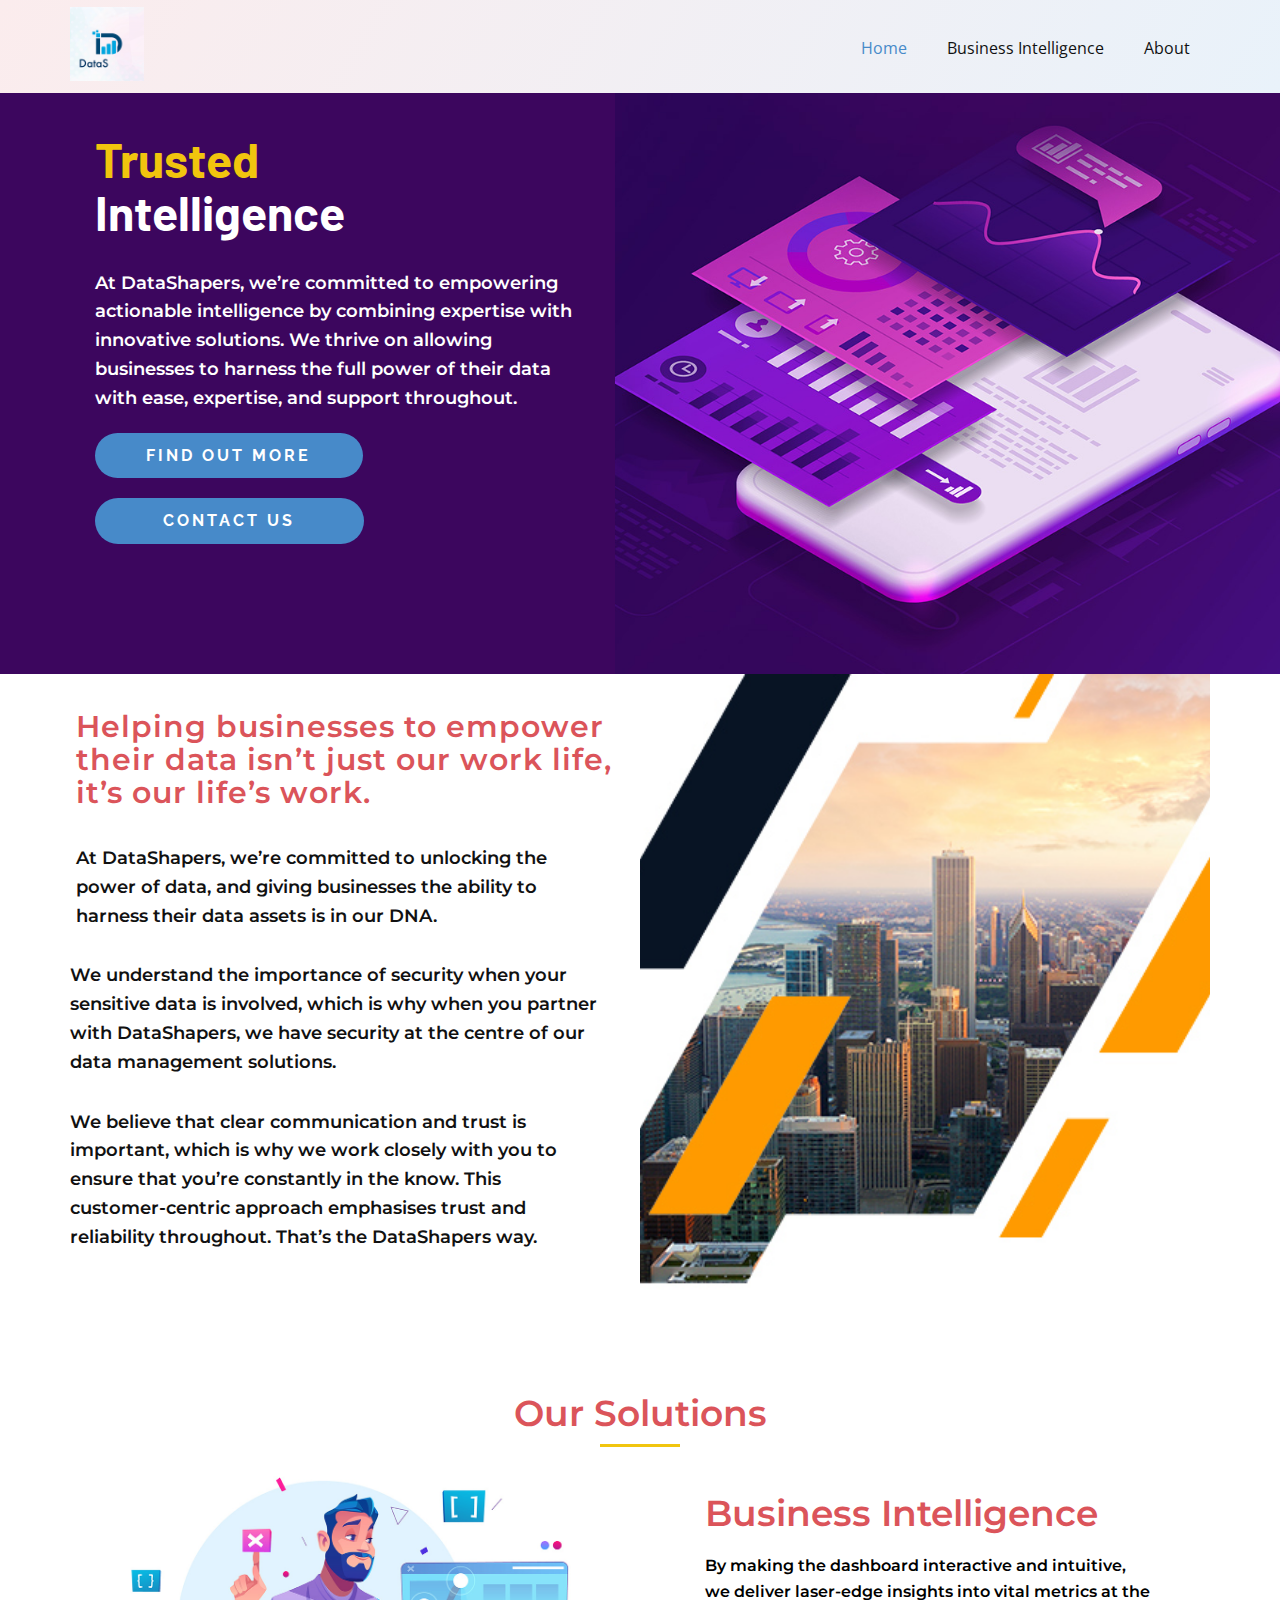
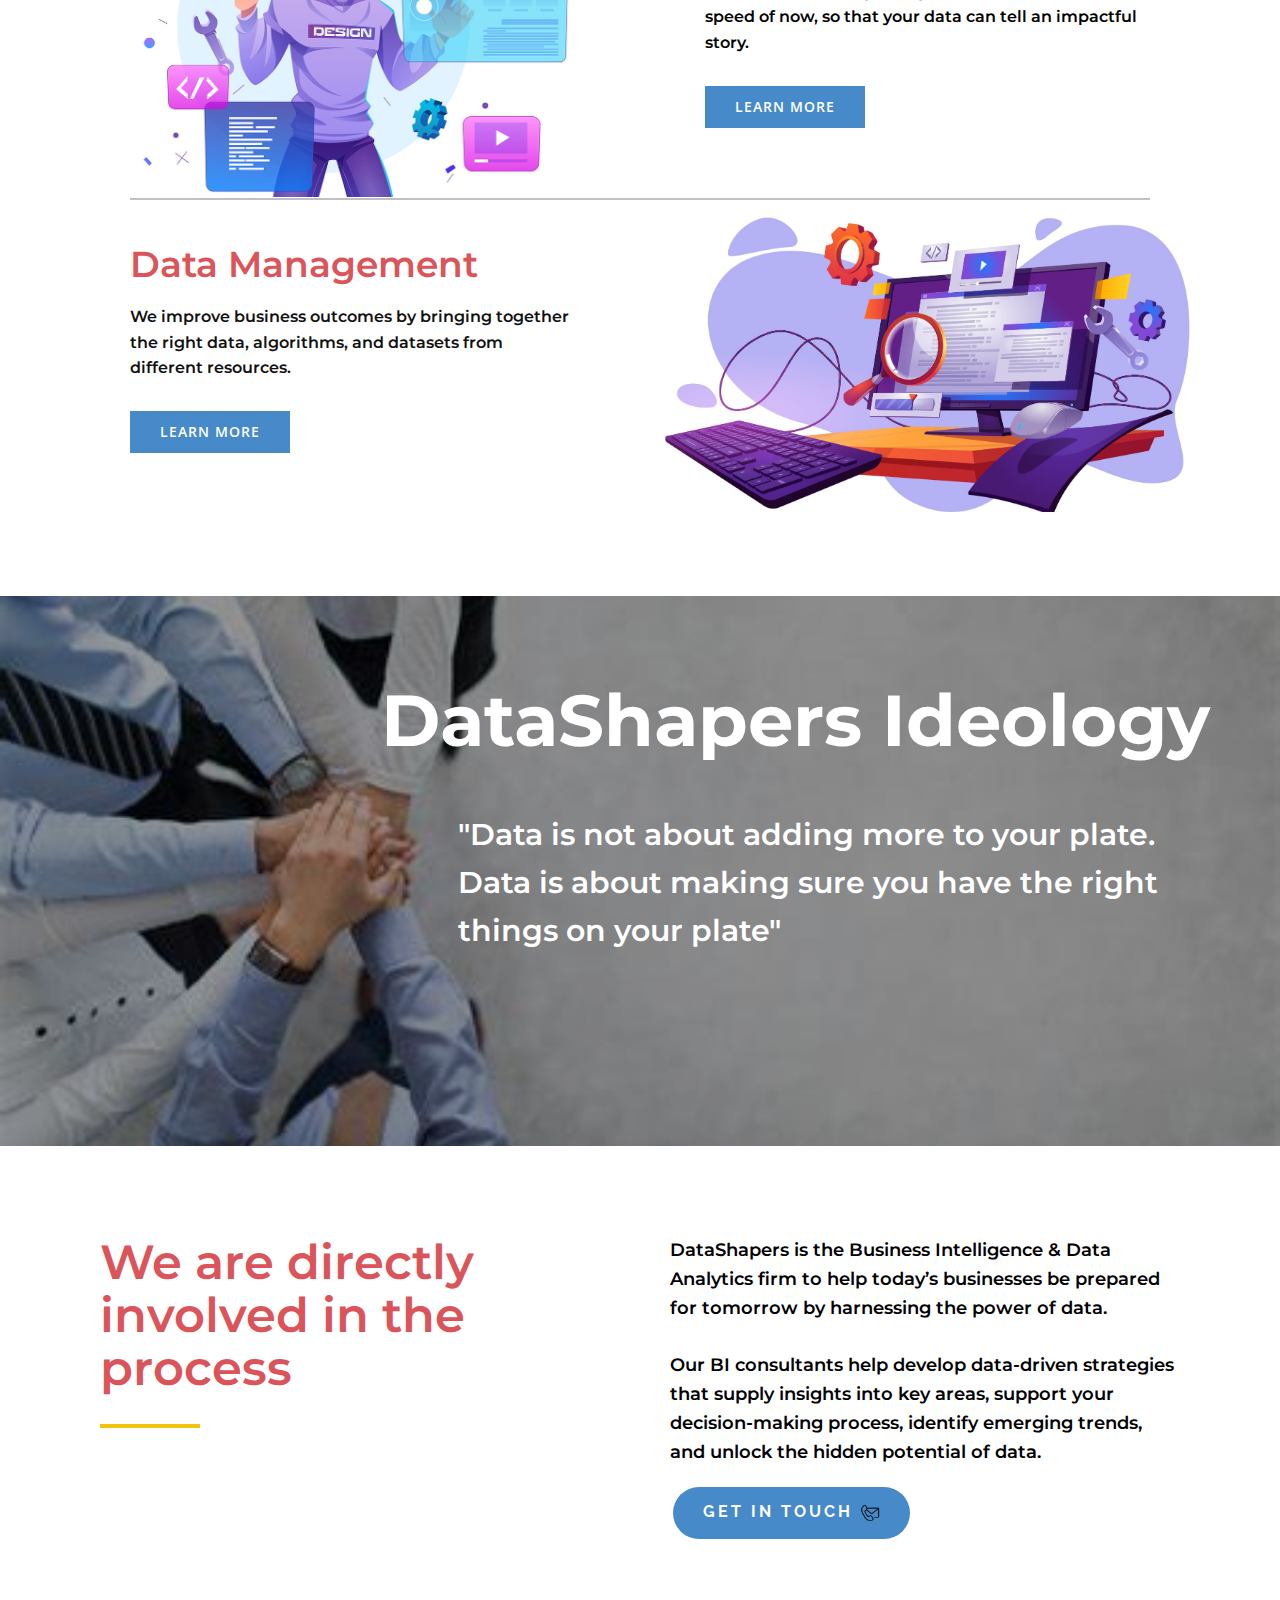
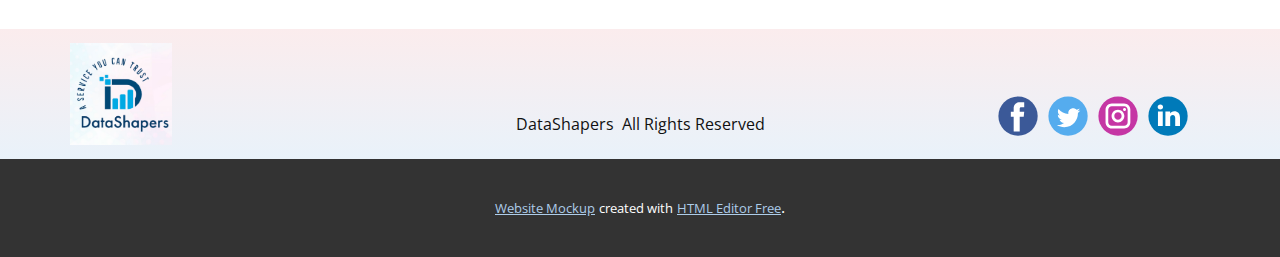
<file: index.html>
<!DOCTYPE html>
<html style="font-size: 16px;" lang="en"><head>
    <meta name="viewport" content="width=device-width, initial-scale=1.0">
    <meta charset="utf-8">
    <meta name="keywords" content="Web Software Developers, Key Features, Data Visualization, IT solutions, IT solutions, Web Analytics, We are directly involved in t​he process, Get in Touch!">
    <meta name="description" content="">
    <title>Home</title>
    <link rel="stylesheet" href="nicepage.css" media="screen">
<link rel="stylesheet" href="Home.css" media="screen">
    <script class="u-script" type="text/javascript" src="jquery.js" defer=""></script>
    <script class="u-script" type="text/javascript" src="nicepage.js" defer=""></script>
    <meta name="generator" content="Nicepage 5.1.5, nicepage.com">
    <link rel="icon" href="images/favicon.png">
    <link id="u-theme-google-font" rel="stylesheet" href="https://fonts.googleapis.com/css?family=Roboto:100,100i,300,300i,400,400i,500,500i,700,700i,900,900i|Open+Sans:300,300i,400,400i,500,500i,600,600i,700,700i,800,800i">
    <link id="u-page-google-font" rel="stylesheet" href="https://fonts.googleapis.com/css?family=Montserrat:100,100i,200,200i,300,300i,400,400i,500,500i,600,600i,700,700i,800,800i,900,900i|Raleway:100,100i,200,200i,300,300i,400,400i,500,500i,600,600i,700,700i,800,800i,900,900i|Barlow:100,100i,200,200i,300,300i,400,400i,500,500i,600,600i,700,700i,800,800i,900,900i">
    
    
    
    
    
    
    <script type="application/ld+json">{
		"@context": "http://schema.org",
		"@type": "Organization",
		"name": "DataShapers",
		"logo": "/images/ezgif.com-gif-maker1.gif",
		"sameAs": [
				"https://www.facebook.com/profile.php?id=100088370056113"
		]
}</script>
    <meta name="theme-color" content="#478ac9">
    <meta property="og:title" content="Home">
    <meta property="og:description" content="">
    <meta property="og:type" content="website">
  </head>
  <body data-home-page="Home.html" data-home-page-title="Home" class="u-body u-xl-mode" data-lang="en"><header class="u-clearfix u-gradient u-header u-header" id="sec-a081"><div class="u-clearfix u-sheet u-sheet-1">
        <a href="/Home.html" class="u-image u-logo u-image-1" data-image-width="316" data-image-height="316" title="Home">
          <img src="/images/ezgif.com-gif-maker1.gif" class="u-logo-image u-logo-image-1">
        </a>
        <nav class="u-menu u-menu-dropdown u-offcanvas u-menu-1">
          <div class="menu-collapse" style="font-size: 1rem; letter-spacing: 0px;">
            <a class="u-button-style u-custom-left-right-menu-spacing u-custom-padding-bottom u-custom-text-hover-color u-custom-top-bottom-menu-spacing u-nav-link u-text-active-palette-1-base u-text-hover-palette-2-base" href="#">
              <svg class="u-svg-link" viewBox="0 0 24 24"><use xmlns:xlink="http://www.w3.org/1999/xlink" xlink:href="#menu-hamburger"></use></svg>
              <svg class="u-svg-content" version="1.1" id="menu-hamburger" viewBox="0 0 16 16" x="0px" y="0px" xmlns:xlink="http://www.w3.org/1999/xlink" xmlns="http://www.w3.org/2000/svg"><g><rect y="1" width="16" height="2"></rect><rect y="7" width="16" height="2"></rect><rect y="13" width="16" height="2"></rect>
</g></svg>
            </a>
          </div>
          <div class="u-custom-menu u-nav-container">
            <ul class="u-nav u-unstyled u-nav-1"><li class="u-nav-item"><a class="u-button-style u-nav-link u-text-active-palette-1-base u-text-hover-palette-2-base" href="/Home.html" style="padding: 10px 20px;">Home</a>
</li><li class="u-nav-item"><a class="u-button-style u-nav-link u-text-active-palette-1-base u-text-hover-palette-2-base" href="/Business-Intelligence.html" style="padding: 10px 20px;">Business Intelligence</a><div class="u-nav-popup"><ul class="u-h-spacing-20 u-nav u-unstyled u-v-spacing-10 u-nav-2"><li class="u-nav-item"><a class="u-button-style u-hover-palette-3-base u-nav-link u-white" href="/Tableau.html">Tableau Dashboards</a>
</li><li class="u-nav-item"><a class="u-button-style u-hover-palette-3-base u-nav-link u-white">Power BI</a>
</li></ul>
</div>
</li><li class="u-nav-item"><a class="u-button-style u-nav-link u-text-active-palette-1-base u-text-hover-palette-2-base" href="/Home.html#sec-d1be" style="padding: 10px 20px;">About</a>
</li></ul>
          </div>
          <div class="u-custom-menu u-nav-container-collapse">
            <div class="u-black u-container-style u-inner-container-layout u-opacity u-opacity-95 u-sidenav">
              <div class="u-inner-container-layout u-sidenav-overflow">
                <div class="u-menu-close"></div>
                <ul class="u-align-center u-nav u-popupmenu-items u-unstyled u-nav-3"><li class="u-nav-item"><a class="u-button-style u-nav-link" href="/Home.html">Home</a>
</li><li class="u-nav-item"><a class="u-button-style u-nav-link" href="/Business-Intelligence.html">Business Intelligence</a><div class="u-nav-popup"><ul class="u-h-spacing-20 u-nav u-unstyled u-v-spacing-10 u-nav-4"><li class="u-nav-item"><a class="u-button-style u-hover-palette-3-base u-nav-link" href="/Tableau.html">Tableau Dashboards</a>
</li><li class="u-nav-item"><a class="u-button-style u-hover-palette-3-base u-nav-link">Power BI</a>
</li></ul>
</div>
</li><li class="u-nav-item"><a class="u-button-style u-nav-link" href="/Home.html#sec-d1be">About</a>
</li></ul>
              </div>
            </div>
            <div class="u-black u-menu-overlay u-opacity u-opacity-70"></div>
          </div>
        </nav>
      </div></header>
    <section class="u-align-left u-clearfix u-image u-section-1" id="carousel_3e8e" data-image-width="1980" data-image-height="1350">
      <div class="u-clearfix u-layout-wrap u-layout-wrap-1">
        <div class="u-gutter-0 u-layout">
          <div class="u-layout-row">
            <div class="u-align-left u-container-style u-layout-cell u-left-cell u-shape-rectangle u-size-27 u-layout-cell-1">
              <div class="u-container-layout u-container-layout-1">
                <h1 class="u-custom-font u-text u-text-body-alt-color u-text-1">
                  <span class="u-text-palette-3-base">Trusted</span>&nbsp;<br>Intelligence<br>
                </h1>
                <p class="u-custom-font u-font-montserrat u-text u-text-body-alt-color u-text-2"> At DataShapers, we’re committed to empowering actionable intelligence by combining expertise with innovative solutions. We thrive on allowing businesses to harness the full power of their data with ease, expertise, and support throughout.</p>
                <a href="/Business-Intelligence.html" class="u-active-palette-4-base u-border-none u-btn u-btn-round u-button-style u-custom-font u-font-raleway u-hover-palette-3-base u-palette-1-base u-radius-50 u-text-body-alt-color u-btn-1">Find out more</a>
                <a href="/Contact-US.html" class="u-active-palette-4-base u-border-none u-btn u-btn-round u-button-style u-custom-font u-font-raleway u-hover-palette-3-base u-palette-1-base u-radius-50 u-text-body-alt-color u-btn-2">contact us</a>
              </div>
            </div>
            <div class="u-align-left u-container-style u-image u-layout-cell u-right-cell u-size-33 u-image-1" data-image-width="1080" data-image-height="735">
              <div class="u-container-layout u-valign-bottom u-container-layout-2"></div>
            </div>
          </div>
        </div>
      </div>
    </section>
    <section class="u-clearfix u-section-2" id="sec-26b5">
      <div class="u-clearfix u-sheet u-sheet-1">
        <div class="u-clearfix u-expanded-width u-gutter-0 u-layout-wrap u-layout-wrap-1">
          <div class="u-layout" style="">
            <div class="u-layout-row" style="">
              <div class="u-align-left u-container-style u-layout-cell u-left-cell u-size-30 u-size-xs-60 u-white u-layout-cell-1" src="">
                <div class="u-container-layout u-container-layout-1">
                  <h2 class="u-text u-text-1"> Helping businesses to empower their data isn’t just our work life,&nbsp;<br>it’s our life’s work.
                  </h2>
                  <p class="u-custom-font u-font-montserrat u-text u-text-2"> At DataShapers, we’re committed to unlocking the power of data, and giving businesses the ability to harness their data assets is in our DNA.</p>
                  <p class="u-custom-font u-font-montserrat u-text u-text-3"> We understand the importance of security when your sensitive data is involved, which is why when you partner with DataShapers, we have security at the centre of our data management solutions.</p>
                  <p class="u-custom-font u-font-montserrat u-text u-text-4"> We believe that clear communication and trust is important, which is why we work closely with you to ensure that you’re constantly in the know. This customer-centric approach emphasises trust and reliability throughout. That’s the DataShapers way.</p>
                </div>
              </div>
              <div class="u-align-center u-container-style u-image u-layout-cell u-right-cell u-size-30 u-size-xs-60 u-image-1" src="" data-image-width="508" data-image-height="443">
                <div class="u-container-layout u-valign-middle u-container-layout-2" src=""></div>
              </div>
            </div>
          </div>
        </div>
      </div>
    </section>
    <section class="u-clearfix u-section-3" id="sec-c947">
      <div class="u-clearfix u-sheet u-sheet-1">
        <h2 class="u-align-center u-text u-text-default u-text-1">Our Solutions</h2>
        <div class="u-border-3 u-border-palette-3-base u-line u-line-horizontal u-line-1"></div>
        <div class="u-clearfix u-expanded-width u-gutter-10 u-layout-wrap u-layout-wrap-1">
          <div class="u-layout">
            <div class="u-layout-col">
              <div class="u-size-30">
                <div class="u-layout-row">
                  <div class="u-container-style u-image u-layout-cell u-left-cell u-size-30 u-image-1" src="" data-image-width="1200" data-image-height="800">
                    <div class="u-container-layout u-valign-middle u-container-layout-1"></div>
                  </div>
                  <div class="u-align-left u-container-style u-layout-cell u-right-cell u-size-30 u-layout-cell-2">
                    <div class="u-container-layout u-container-layout-2">
                      <h2 class="u-text u-text-palette-2-base u-text-2">Business Intelligence</h2>
                      <p class="u-custom-font u-font-montserrat u-text u-text-black u-text-3"> By making the dashboard interactive and intuitive, we deliver laser-edge insights into vital metrics at the speed of now, so that your data can tell an impactful story.</p>
                      <a href="/Business-Intelligence.html" class="u-border-none u-btn u-btn-rectangle u-button-style u-hover-palette-3-base u-btn-1">learn more</a>
                    </div>
                  </div>
                </div>
              </div>
              <div class="u-size-30">
                <div class="u-layout-row">
                  <div class="u-align-left u-container-style u-layout-cell u-left-cell u-size-30 u-layout-cell-3">
                    <div class="u-container-layout u-container-layout-3">
                      <h2 class="u-text u-text-palette-2-base u-text-4">Data Management</h2>
                      <p class="u-custom-font u-font-montserrat u-text u-text-5"> We improve business outcomes by bringing together the right data, algorithms, and datasets from different resources.</p>
                      <a href="" class="u-border-hover-palette-1-base u-border-none u-btn u-button-style u-hover-palette-3-base u-palette-1-base u-text-body-alt-color u-btn-2">learn more</a>
                    </div>
                  </div>
                  <div class="u-container-style u-image u-layout-cell u-right-cell u-size-30 u-image-2" src="" data-image-width="1575" data-image-height="977">
                    <div class="u-container-layout u-valign-middle u-container-layout-4"></div>
                  </div>
                </div>
              </div>
            </div>
          </div>
        </div>
        <div class="u-border-2 u-border-grey-25 u-line u-line-horizontal u-line-2"></div>
      </div>
    </section>
    <section class="u-align-left u-clearfix u-image u-shading u-section-4" src="" data-image-width="474" data-image-height="222" id="sec-bcda">
      <div class="u-clearfix u-sheet u-sheet-1">
        <h1 class="u-align-right u-custom-font u-font-montserrat u-text u-text-default u-text-white u-title u-text-1"> DataShapers Ideology</h1>
        <p class="u-align-left u-custom-font u-font-montserrat u-large-text u-text u-text-variant u-text-white u-text-2"> "​Data is not about adding more to your plate.<br>Data is about making sure you have the right&nbsp; things on your plate"
        </p>
      </div>
    </section>
    <section class="u-clearfix u-white u-section-5" id="sec-d1be">
      <div class="u-clearfix u-sheet u-sheet-1">
        <div class="u-clearfix u-expanded-width u-layout-wrap u-layout-wrap-1">
          <div class="u-layout">
            <div class="u-layout-row">
              <div class="u-container-style u-layout-cell u-left-cell u-size-30 u-layout-cell-1">
                <div class="u-container-layout u-valign-top u-container-layout-1">
                  <h2 class="u-text u-text-1">We are directly involved in t​he process</h2>
                  <div class="u-border-4 u-border-palette-3-base u-line u-line-horizontal u-line-1"></div>
                </div>
              </div>
              <div class="u-container-style u-layout-cell u-right-cell u-size-30 u-layout-cell-2">
                <div class="u-container-layout u-valign-top u-container-layout-2">
                  <p class="u-custom-font u-font-montserrat u-text u-text-black u-text-2">DataShapers is the Business Intelligence &amp; Data Analytics firm ​to help today’s businesses be prepared for tomorrow by harnessing the power of data.<br>
                    <br> Our BI consultants help develop data-driven strategies that supply insights into key areas, support your decision-making process, identify emerging trends, and unlock the hidden potential of data.
                  </p>
                  <a href="/Contact-US.html" class="u-active-palette-4-base u-align-left u-border-none u-btn u-btn-round u-button-style u-custom-font u-font-raleway u-hover-palette-3-base u-palette-1-base u-radius-50 u-text-body-alt-color u-btn-1">Get in touch&nbsp;<span class="u-file-icon u-icon u-icon-1"><img src="/images/3095583.png" alt=""></span>
                  </a>
                </div>
              </div>
            </div>
          </div>
        </div>
      </div>
    </section>
    
    
    <footer class="u-align-center-md u-align-center-sm u-align-center-xs u-clearfix u-footer u-gradient u-footer" id="sec-f2ba"><div class="u-clearfix u-sheet u-sheet-1">
        <a href="/Home.html" class="u-image u-logo u-image-1" data-image-width="551" data-image-height="551" title="Home">
          <img src="/images/FinalLogo_550_550.png" class="u-logo-image u-logo-image-1">
        </a>
        <div class="u-align-left u-social-icons u-spacing-10 u-social-icons-1">
          <a class="u-social-url" title="facebook" target="_blank" href="https://www.facebook.com/profile.php?id=100088370056113"><span class="u-icon u-social-facebook u-social-icon u-icon-1"><svg class="u-svg-link" preserveAspectRatio="xMidYMin slice" viewBox="0 0 112 112" style=""><use xmlns:xlink="http://www.w3.org/1999/xlink" xlink:href="#svg-8cac"></use></svg><svg class="u-svg-content" viewBox="0 0 112 112" x="0" y="0" id="svg-8cac"><circle fill="currentColor" cx="56.1" cy="56.1" r="55"></circle><path fill="#FFFFFF" d="M73.5,31.6h-9.1c-1.4,0-3.6,0.8-3.6,3.9v8.5h12.6L72,58.3H60.8v40.8H43.9V58.3h-8V43.9h8v-9.2
            c0-6.7,3.1-17,17-17h12.5v13.9H73.5z"></path></svg></span>
          </a>
          <a class="u-social-url" title="twitter" target="_blank" href=""><span class="u-icon u-social-icon u-social-twitter u-icon-2"><svg class="u-svg-link" preserveAspectRatio="xMidYMin slice" viewBox="0 0 112 112" style=""><use xmlns:xlink="http://www.w3.org/1999/xlink" xlink:href="#svg-eefa"></use></svg><svg class="u-svg-content" viewBox="0 0 112 112" x="0" y="0" id="svg-eefa"><circle fill="currentColor" class="st0" cx="56.1" cy="56.1" r="55"></circle><path fill="#FFFFFF" d="M83.8,47.3c0,0.6,0,1.2,0,1.7c0,17.7-13.5,38.2-38.2,38.2C38,87.2,31,85,25,81.2c1,0.1,2.1,0.2,3.2,0.2
            c6.3,0,12.1-2.1,16.7-5.7c-5.9-0.1-10.8-4-12.5-9.3c0.8,0.2,1.7,0.2,2.5,0.2c1.2,0,2.4-0.2,3.5-0.5c-6.1-1.2-10.8-6.7-10.8-13.1
            c0-0.1,0-0.1,0-0.2c1.8,1,3.9,1.6,6.1,1.7c-3.6-2.4-6-6.5-6-11.2c0-2.5,0.7-4.8,1.8-6.7c6.6,8.1,16.5,13.5,27.6,14
            c-0.2-1-0.3-2-0.3-3.1c0-7.4,6-13.4,13.4-13.4c3.9,0,7.3,1.6,9.8,4.2c3.1-0.6,5.9-1.7,8.5-3.3c-1,3.1-3.1,5.8-5.9,7.4
            c2.7-0.3,5.3-1,7.7-2.1C88.7,43,86.4,45.4,83.8,47.3z"></path></svg></span>
          </a>
          <a class="u-social-url" title="instagram" target="_blank" href=""><span class="u-icon u-social-icon u-social-instagram u-icon-3"><svg class="u-svg-link" preserveAspectRatio="xMidYMin slice" viewBox="0 0 112 112" style=""><use xmlns:xlink="http://www.w3.org/1999/xlink" xlink:href="#svg-61b2"></use></svg><svg class="u-svg-content" viewBox="0 0 112 112" x="0" y="0" id="svg-61b2"><circle fill="currentColor" cx="56.1" cy="56.1" r="55"></circle><path fill="#FFFFFF" d="M55.9,38.2c-9.9,0-17.9,8-17.9,17.9C38,66,46,74,55.9,74c9.9,0,17.9-8,17.9-17.9C73.8,46.2,65.8,38.2,55.9,38.2
            z M55.9,66.4c-5.7,0-10.3-4.6-10.3-10.3c-0.1-5.7,4.6-10.3,10.3-10.3c5.7,0,10.3,4.6,10.3,10.3C66.2,61.8,61.6,66.4,55.9,66.4z"></path><path fill="#FFFFFF" d="M74.3,33.5c-2.3,0-4.2,1.9-4.2,4.2s1.9,4.2,4.2,4.2s4.2-1.9,4.2-4.2S76.6,33.5,74.3,33.5z"></path><path fill="#FFFFFF" d="M73.1,21.3H38.6c-9.7,0-17.5,7.9-17.5,17.5v34.5c0,9.7,7.9,17.6,17.5,17.6h34.5c9.7,0,17.5-7.9,17.5-17.5V38.8
            C90.6,29.1,82.7,21.3,73.1,21.3z M83,73.3c0,5.5-4.5,9.9-9.9,9.9H38.6c-5.5,0-9.9-4.5-9.9-9.9V38.8c0-5.5,4.5-9.9,9.9-9.9h34.5
            c5.5,0,9.9,4.5,9.9,9.9V73.3z"></path></svg></span>
          </a>
          <a class="u-social-url" title="linkedin" target="_blank" href=""><span class="u-icon u-social-icon u-social-linkedin u-icon-4"><svg class="u-svg-link" preserveAspectRatio="xMidYMin slice" viewBox="0 0 112 112" style=""><use xmlns:xlink="http://www.w3.org/1999/xlink" xlink:href="#svg-b7c8"></use></svg><svg class="u-svg-content" viewBox="0 0 112 112" x="0" y="0" id="svg-b7c8"><circle fill="currentColor" cx="56.1" cy="56.1" r="55"></circle><path fill="#FFFFFF" d="M41.3,83.7H27.9V43.4h13.4V83.7z M34.6,37.9L34.6,37.9c-4.6,0-7.5-3.1-7.5-7c0-4,3-7,7.6-7s7.4,3,7.5,7
            C42.2,34.8,39.2,37.9,34.6,37.9z M89.6,83.7H76.2V62.2c0-5.4-1.9-9.1-6.8-9.1c-3.7,0-5.9,2.5-6.9,4.9c-0.4,0.9-0.4,2.1-0.4,3.3v22.5
            H48.7c0,0,0.2-36.5,0-40.3h13.4v5.7c1.8-2.7,5-6.7,12.1-6.7c8.8,0,15.4,5.8,15.4,18.1V83.7z"></path></svg></span>
          </a>
        </div>
        <p class="u-align-center-lg u-align-center-md u-align-center-xl u-text u-text-1">DataShapers&nbsp; All Rights Reserved</p>
      </div></footer>
    <section class="u-backlink u-clearfix u-grey-80">
      <a class="u-link" href="website-mockup" target="_blank">
        <span>Website Mockup</span>
      </a>
      <p class="u-text">
        <span>created with</span>
      </p>
      <a class="u-link" href="html-website-builder" target="_blank">
        <span>HTML Editor Free</span>
      </a>. 
    </section>
  
</body></html>
</file>
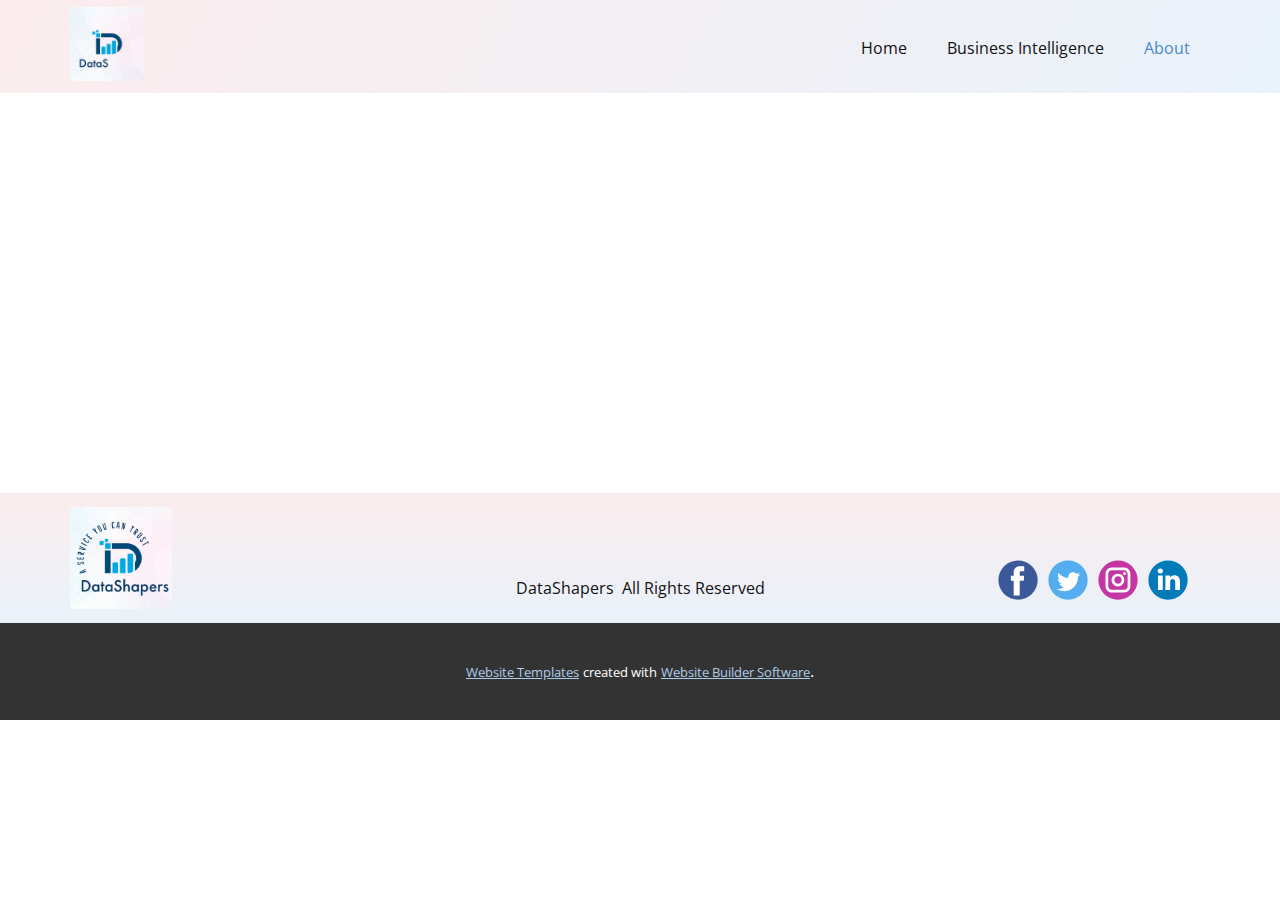
<file: About.html>
<!DOCTYPE html>
<html style="font-size: 16px;" lang="en"><head>
    <meta name="viewport" content="width=device-width, initial-scale=1.0">
    <meta charset="utf-8">
    <meta name="keywords" content="">
    <meta name="description" content="">
    <title>About</title>
    <link rel="stylesheet" href="nicepage.css" media="screen">
<link rel="stylesheet" href="About.css" media="screen">
    <script class="u-script" type="text/javascript" src="jquery.js" defer=""></script>
    <script class="u-script" type="text/javascript" src="nicepage.js" defer=""></script>
    <meta name="generator" content="Nicepage 5.1.5, nicepage.com">
    <link rel="icon" href="images/favicon.png">
    <link id="u-theme-google-font" rel="stylesheet" href="https://fonts.googleapis.com/css?family=Roboto:100,100i,300,300i,400,400i,500,500i,700,700i,900,900i|Open+Sans:300,300i,400,400i,500,500i,600,600i,700,700i,800,800i">
    
    
    <script type="application/ld+json">{
		"@context": "http://schema.org",
		"@type": "Organization",
		"name": "DataShapers",
		"logo": "/images/ezgif.com-gif-maker1.gif",
		"sameAs": [
				"https://www.facebook.com/profile.php?id=100088370056113"
		]
}</script>
    <meta name="theme-color" content="#478ac9">
    <meta property="og:title" content="About">
    <meta property="og:description" content="">
    <meta property="og:type" content="website">
  </head>
  <body class="u-body u-xl-mode" data-lang="en"><header class="u-clearfix u-gradient u-header u-header" id="sec-a081"><div class="u-clearfix u-sheet u-sheet-1">
        <a href="/Home.html" class="u-image u-logo u-image-1" data-image-width="316" data-image-height="316" title="Home">
          <img src="/images/ezgif.com-gif-maker1.gif" class="u-logo-image u-logo-image-1">
        </a>
        <nav class="u-menu u-menu-dropdown u-offcanvas u-menu-1">
          <div class="menu-collapse" style="font-size: 1rem; letter-spacing: 0px;">
            <a class="u-button-style u-custom-left-right-menu-spacing u-custom-padding-bottom u-custom-text-hover-color u-custom-top-bottom-menu-spacing u-nav-link u-text-active-palette-1-base u-text-hover-palette-2-base" href="#">
              <svg class="u-svg-link" viewBox="0 0 24 24"><use xmlns:xlink="http://www.w3.org/1999/xlink" xlink:href="#menu-hamburger"></use></svg>
              <svg class="u-svg-content" version="1.1" id="menu-hamburger" viewBox="0 0 16 16" x="0px" y="0px" xmlns:xlink="http://www.w3.org/1999/xlink" xmlns="http://www.w3.org/2000/svg"><g><rect y="1" width="16" height="2"></rect><rect y="7" width="16" height="2"></rect><rect y="13" width="16" height="2"></rect>
</g></svg>
            </a>
          </div>
          <div class="u-custom-menu u-nav-container">
            <ul class="u-nav u-unstyled u-nav-1"><li class="u-nav-item"><a class="u-button-style u-nav-link u-text-active-palette-1-base u-text-hover-palette-2-base" href="/Home.html" style="padding: 10px 20px;">Home</a>
</li><li class="u-nav-item"><a class="u-button-style u-nav-link u-text-active-palette-1-base u-text-hover-palette-2-base" href="/Business-Intelligence.html" style="padding: 10px 20px;">Business Intelligence</a><div class="u-nav-popup"><ul class="u-h-spacing-20 u-nav u-unstyled u-v-spacing-10 u-nav-2"><li class="u-nav-item"><a class="u-button-style u-hover-palette-3-base u-nav-link u-white" href="/Tableau.html">Tableau Dashboards</a>
</li><li class="u-nav-item"><a class="u-button-style u-hover-palette-3-base u-nav-link u-white">Power BI</a>
</li></ul>
</div>
</li><li class="u-nav-item"><a class="u-button-style u-nav-link u-text-active-palette-1-base u-text-hover-palette-2-base" href="/Home.html#sec-d1be" style="padding: 10px 20px;">About</a>
</li></ul>
          </div>
          <div class="u-custom-menu u-nav-container-collapse">
            <div class="u-black u-container-style u-inner-container-layout u-opacity u-opacity-95 u-sidenav">
              <div class="u-inner-container-layout u-sidenav-overflow">
                <div class="u-menu-close"></div>
                <ul class="u-align-center u-nav u-popupmenu-items u-unstyled u-nav-3"><li class="u-nav-item"><a class="u-button-style u-nav-link" href="/Home.html">Home</a>
</li><li class="u-nav-item"><a class="u-button-style u-nav-link" href="/Business-Intelligence.html">Business Intelligence</a><div class="u-nav-popup"><ul class="u-h-spacing-20 u-nav u-unstyled u-v-spacing-10 u-nav-4"><li class="u-nav-item"><a class="u-button-style u-hover-palette-3-base u-nav-link" href="/Tableau.html">Tableau Dashboards</a>
</li><li class="u-nav-item"><a class="u-button-style u-hover-palette-3-base u-nav-link">Power BI</a>
</li></ul>
</div>
</li><li class="u-nav-item"><a class="u-button-style u-nav-link" href="/Home.html#sec-d1be">About</a>
</li></ul>
              </div>
            </div>
            <div class="u-black u-menu-overlay u-opacity u-opacity-70"></div>
          </div>
        </nav>
      </div></header>
    <section class="u-clearfix u-section-1" id="sec-08ef">
      <div class="u-clearfix u-sheet u-sheet-1"></div>
    </section>
    
    
    <footer class="u-align-center-md u-align-center-sm u-align-center-xs u-clearfix u-footer u-gradient u-footer" id="sec-f2ba"><div class="u-clearfix u-sheet u-sheet-1">
        <a href="/Home.html" class="u-image u-logo u-image-1" data-image-width="551" data-image-height="551" title="Home">
          <img src="/images/FinalLogo_550_550.png" class="u-logo-image u-logo-image-1">
        </a>
        <div class="u-align-left u-social-icons u-spacing-10 u-social-icons-1">
          <a class="u-social-url" title="facebook" target="_blank" href="https://www.facebook.com/profile.php?id=100088370056113"><span class="u-icon u-social-facebook u-social-icon u-icon-1"><svg class="u-svg-link" preserveAspectRatio="xMidYMin slice" viewBox="0 0 112 112" style=""><use xmlns:xlink="http://www.w3.org/1999/xlink" xlink:href="#svg-8cac"></use></svg><svg class="u-svg-content" viewBox="0 0 112 112" x="0" y="0" id="svg-8cac"><circle fill="currentColor" cx="56.1" cy="56.1" r="55"></circle><path fill="#FFFFFF" d="M73.5,31.6h-9.1c-1.4,0-3.6,0.8-3.6,3.9v8.5h12.6L72,58.3H60.8v40.8H43.9V58.3h-8V43.9h8v-9.2
            c0-6.7,3.1-17,17-17h12.5v13.9H73.5z"></path></svg></span>
          </a>
          <a class="u-social-url" title="twitter" target="_blank" href=""><span class="u-icon u-social-icon u-social-twitter u-icon-2"><svg class="u-svg-link" preserveAspectRatio="xMidYMin slice" viewBox="0 0 112 112" style=""><use xmlns:xlink="http://www.w3.org/1999/xlink" xlink:href="#svg-eefa"></use></svg><svg class="u-svg-content" viewBox="0 0 112 112" x="0" y="0" id="svg-eefa"><circle fill="currentColor" class="st0" cx="56.1" cy="56.1" r="55"></circle><path fill="#FFFFFF" d="M83.8,47.3c0,0.6,0,1.2,0,1.7c0,17.7-13.5,38.2-38.2,38.2C38,87.2,31,85,25,81.2c1,0.1,2.1,0.2,3.2,0.2
            c6.3,0,12.1-2.1,16.7-5.7c-5.9-0.1-10.8-4-12.5-9.3c0.8,0.2,1.7,0.2,2.5,0.2c1.2,0,2.4-0.2,3.5-0.5c-6.1-1.2-10.8-6.7-10.8-13.1
            c0-0.1,0-0.1,0-0.2c1.8,1,3.9,1.6,6.1,1.7c-3.6-2.4-6-6.5-6-11.2c0-2.5,0.7-4.8,1.8-6.7c6.6,8.1,16.5,13.5,27.6,14
            c-0.2-1-0.3-2-0.3-3.1c0-7.4,6-13.4,13.4-13.4c3.9,0,7.3,1.6,9.8,4.2c3.1-0.6,5.9-1.7,8.5-3.3c-1,3.1-3.1,5.8-5.9,7.4
            c2.7-0.3,5.3-1,7.7-2.1C88.7,43,86.4,45.4,83.8,47.3z"></path></svg></span>
          </a>
          <a class="u-social-url" title="instagram" target="_blank" href=""><span class="u-icon u-social-icon u-social-instagram u-icon-3"><svg class="u-svg-link" preserveAspectRatio="xMidYMin slice" viewBox="0 0 112 112" style=""><use xmlns:xlink="http://www.w3.org/1999/xlink" xlink:href="#svg-61b2"></use></svg><svg class="u-svg-content" viewBox="0 0 112 112" x="0" y="0" id="svg-61b2"><circle fill="currentColor" cx="56.1" cy="56.1" r="55"></circle><path fill="#FFFFFF" d="M55.9,38.2c-9.9,0-17.9,8-17.9,17.9C38,66,46,74,55.9,74c9.9,0,17.9-8,17.9-17.9C73.8,46.2,65.8,38.2,55.9,38.2
            z M55.9,66.4c-5.7,0-10.3-4.6-10.3-10.3c-0.1-5.7,4.6-10.3,10.3-10.3c5.7,0,10.3,4.6,10.3,10.3C66.2,61.8,61.6,66.4,55.9,66.4z"></path><path fill="#FFFFFF" d="M74.3,33.5c-2.3,0-4.2,1.9-4.2,4.2s1.9,4.2,4.2,4.2s4.2-1.9,4.2-4.2S76.6,33.5,74.3,33.5z"></path><path fill="#FFFFFF" d="M73.1,21.3H38.6c-9.7,0-17.5,7.9-17.5,17.5v34.5c0,9.7,7.9,17.6,17.5,17.6h34.5c9.7,0,17.5-7.9,17.5-17.5V38.8
            C90.6,29.1,82.7,21.3,73.1,21.3z M83,73.3c0,5.5-4.5,9.9-9.9,9.9H38.6c-5.5,0-9.9-4.5-9.9-9.9V38.8c0-5.5,4.5-9.9,9.9-9.9h34.5
            c5.5,0,9.9,4.5,9.9,9.9V73.3z"></path></svg></span>
          </a>
          <a class="u-social-url" title="linkedin" target="_blank" href=""><span class="u-icon u-social-icon u-social-linkedin u-icon-4"><svg class="u-svg-link" preserveAspectRatio="xMidYMin slice" viewBox="0 0 112 112" style=""><use xmlns:xlink="http://www.w3.org/1999/xlink" xlink:href="#svg-b7c8"></use></svg><svg class="u-svg-content" viewBox="0 0 112 112" x="0" y="0" id="svg-b7c8"><circle fill="currentColor" cx="56.1" cy="56.1" r="55"></circle><path fill="#FFFFFF" d="M41.3,83.7H27.9V43.4h13.4V83.7z M34.6,37.9L34.6,37.9c-4.6,0-7.5-3.1-7.5-7c0-4,3-7,7.6-7s7.4,3,7.5,7
            C42.2,34.8,39.2,37.9,34.6,37.9z M89.6,83.7H76.2V62.2c0-5.4-1.9-9.1-6.8-9.1c-3.7,0-5.9,2.5-6.9,4.9c-0.4,0.9-0.4,2.1-0.4,3.3v22.5
            H48.7c0,0,0.2-36.5,0-40.3h13.4v5.7c1.8-2.7,5-6.7,12.1-6.7c8.8,0,15.4,5.8,15.4,18.1V83.7z"></path></svg></span>
          </a>
        </div>
        <p class="u-align-center-lg u-align-center-md u-align-center-xl u-text u-text-1">DataShapers&nbsp; All Rights Reserved</p>
      </div></footer>
    <section class="u-backlink u-clearfix u-grey-80">
      <a class="u-link" href="https://nicepage.com/website-templates" target="_blank">
        <span>Website Templates</span>
      </a>
      <p class="u-text">
        <span>created with</span>
      </p>
      <a class="u-link" href="" target="_blank">
        <span>Website Builder Software</span>
      </a>. 
    </section>
  
</body></html>
</file>
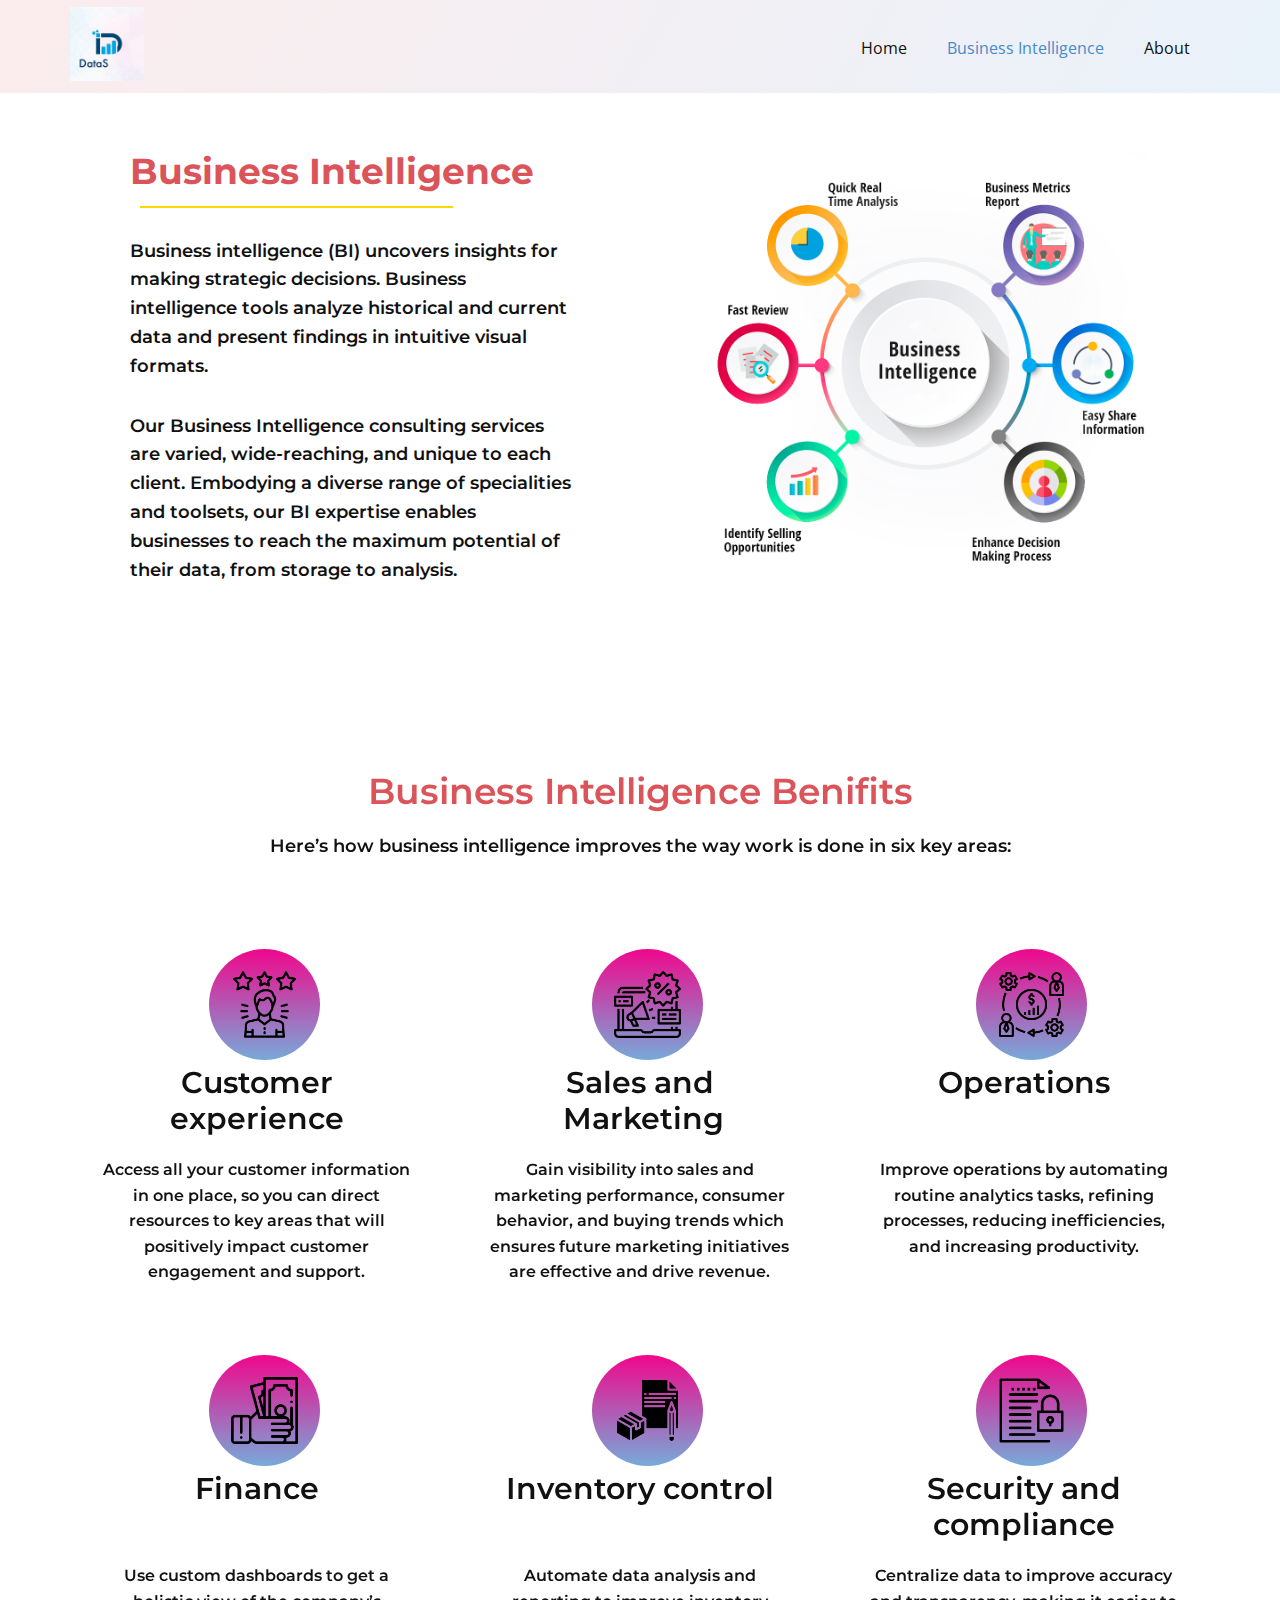
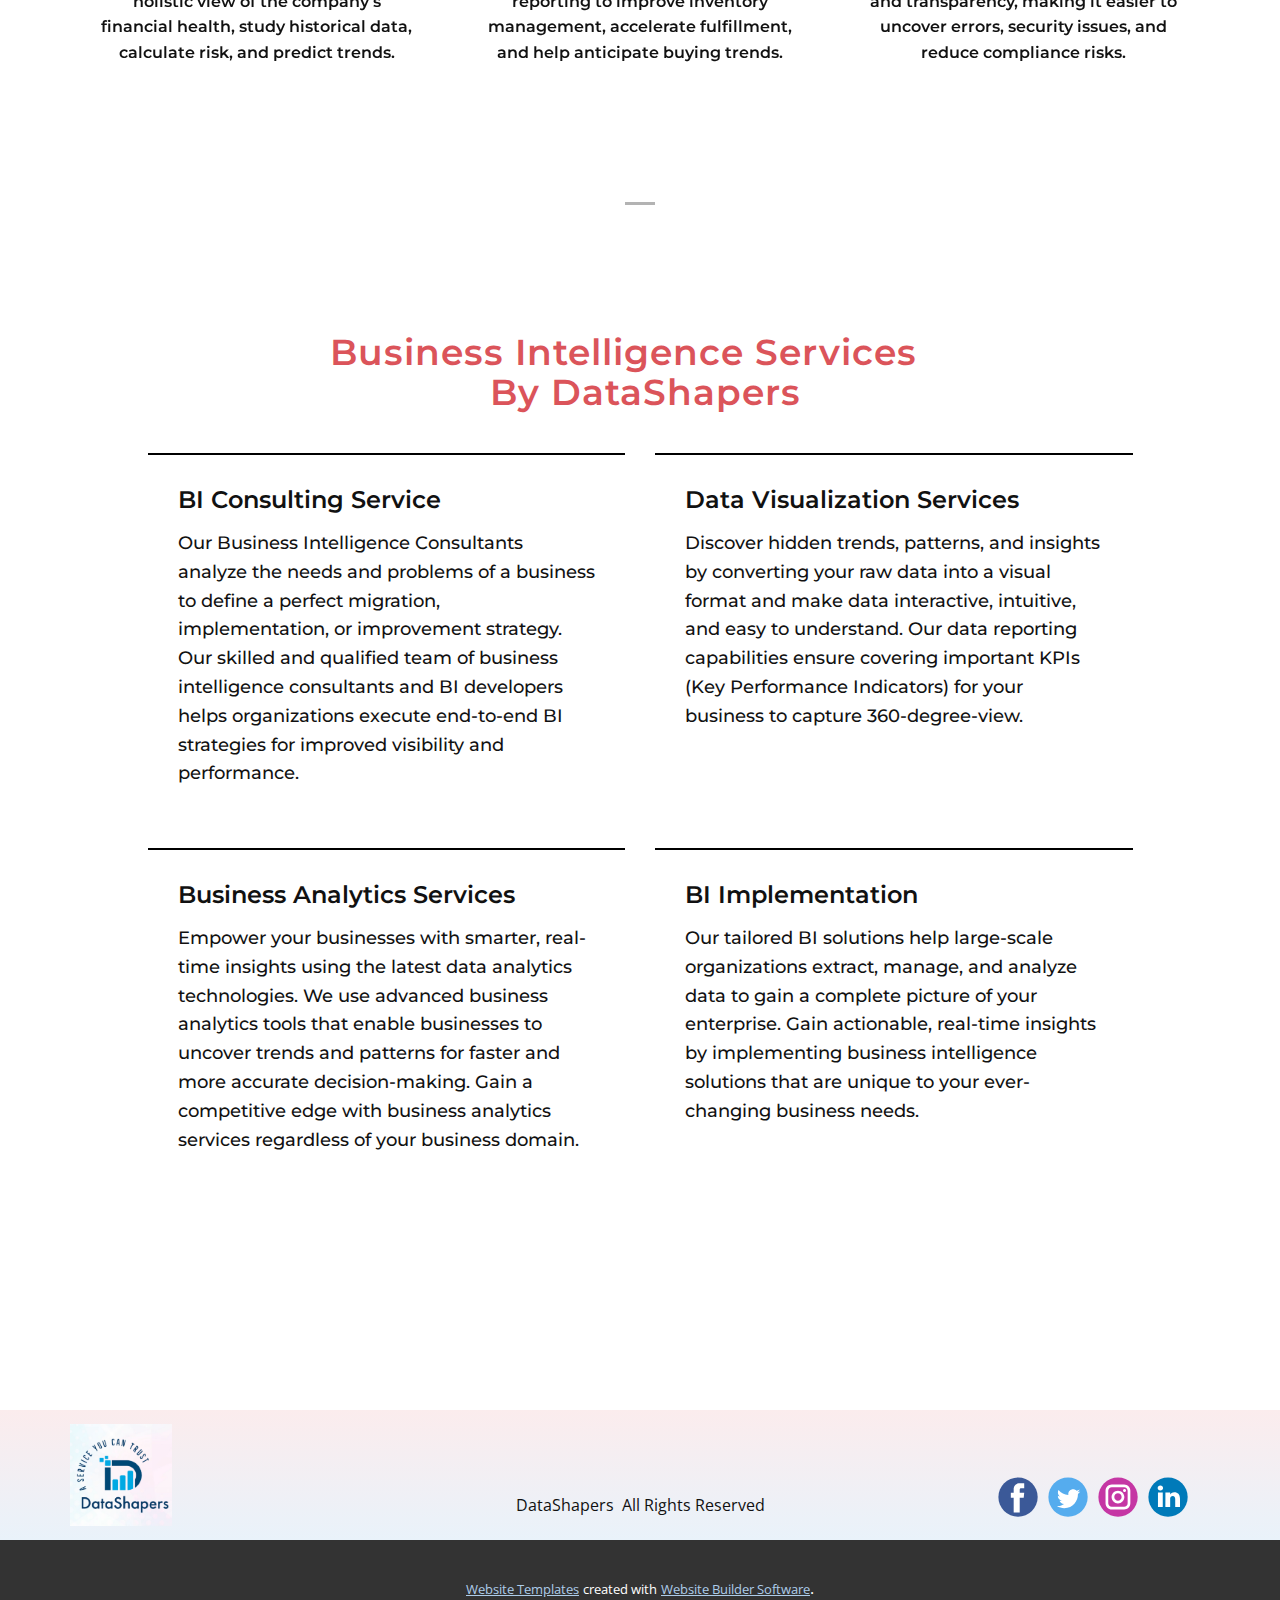
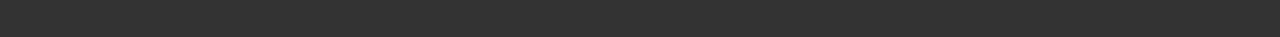
<file: Business-Intelligence.html>
<!DOCTYPE html>
<html style="font-size: 16px;" lang="en"><head>
    <meta name="viewport" content="width=device-width, initial-scale=1.0">
    <meta charset="utf-8">
    <meta name="keywords" content="Business Intelligence&nbsp;Consulting, Key Features">
    <meta name="description" content="">
    <title>Business Intelligence</title>
    <link rel="stylesheet" href="nicepage.css" media="screen">
<link rel="stylesheet" href="Business-Intelligence.css" media="screen">
    <script class="u-script" type="text/javascript" src="jquery.js" defer=""></script>
    <script class="u-script" type="text/javascript" src="nicepage.js" defer=""></script>
    <meta name="generator" content="Nicepage 5.1.5, nicepage.com">
    <link rel="icon" href="images/favicon.png">
    <link id="u-theme-google-font" rel="stylesheet" href="https://fonts.googleapis.com/css?family=Roboto:100,100i,300,300i,400,400i,500,500i,700,700i,900,900i|Open+Sans:300,300i,400,400i,500,500i,600,600i,700,700i,800,800i">
    <link id="u-page-google-font" rel="stylesheet" href="https://fonts.googleapis.com/css?family=Montserrat:100,100i,200,200i,300,300i,400,400i,500,500i,600,600i,700,700i,800,800i,900,900i">
    
    
    
    
    <script type="application/ld+json">{
		"@context": "http://schema.org",
		"@type": "Organization",
		"name": "DataShapers",
		"logo": "/images/ezgif.com-gif-maker1.gif",
		"sameAs": [
				"https://www.facebook.com/profile.php?id=100088370056113"
		]
}</script>
    <meta name="theme-color" content="#478ac9">
    <meta property="og:title" content="Business Intelligence">
    <meta property="og:description" content="">
    <meta property="og:type" content="website">
  </head>
  <body class="u-body u-xl-mode" data-lang="en"><header class="u-clearfix u-gradient u-header u-header" id="sec-a081"><div class="u-clearfix u-sheet u-sheet-1">
        <a href="/Home.html" class="u-image u-logo u-image-1" data-image-width="316" data-image-height="316" title="Home">
          <img src="/images/ezgif.com-gif-maker1.gif" class="u-logo-image u-logo-image-1">
        </a>
        <nav class="u-menu u-menu-dropdown u-offcanvas u-menu-1">
          <div class="menu-collapse" style="font-size: 1rem; letter-spacing: 0px;">
            <a class="u-button-style u-custom-left-right-menu-spacing u-custom-padding-bottom u-custom-text-hover-color u-custom-top-bottom-menu-spacing u-nav-link u-text-active-palette-1-base u-text-hover-palette-2-base" href="#">
              <svg class="u-svg-link" viewBox="0 0 24 24"><use xmlns:xlink="http://www.w3.org/1999/xlink" xlink:href="#menu-hamburger"></use></svg>
              <svg class="u-svg-content" version="1.1" id="menu-hamburger" viewBox="0 0 16 16" x="0px" y="0px" xmlns:xlink="http://www.w3.org/1999/xlink" xmlns="http://www.w3.org/2000/svg"><g><rect y="1" width="16" height="2"></rect><rect y="7" width="16" height="2"></rect><rect y="13" width="16" height="2"></rect>
</g></svg>
            </a>
          </div>
          <div class="u-custom-menu u-nav-container">
            <ul class="u-nav u-unstyled u-nav-1"><li class="u-nav-item"><a class="u-button-style u-nav-link u-text-active-palette-1-base u-text-hover-palette-2-base" href="/Home.html" style="padding: 10px 20px;">Home</a>
</li><li class="u-nav-item"><a class="u-button-style u-nav-link u-text-active-palette-1-base u-text-hover-palette-2-base" href="/Business-Intelligence.html" style="padding: 10px 20px;">Business Intelligence</a><div class="u-nav-popup"><ul class="u-h-spacing-20 u-nav u-unstyled u-v-spacing-10 u-nav-2"><li class="u-nav-item"><a class="u-button-style u-hover-palette-3-base u-nav-link u-white" href="/Tableau.html">Tableau Dashboards</a>
</li><li class="u-nav-item"><a class="u-button-style u-hover-palette-3-base u-nav-link u-white">Power BI</a>
</li></ul>
</div>
</li><li class="u-nav-item"><a class="u-button-style u-nav-link u-text-active-palette-1-base u-text-hover-palette-2-base" href="/Home.html#sec-d1be" style="padding: 10px 20px;">About</a>
</li></ul>
          </div>
          <div class="u-custom-menu u-nav-container-collapse">
            <div class="u-black u-container-style u-inner-container-layout u-opacity u-opacity-95 u-sidenav">
              <div class="u-inner-container-layout u-sidenav-overflow">
                <div class="u-menu-close"></div>
                <ul class="u-align-center u-nav u-popupmenu-items u-unstyled u-nav-3"><li class="u-nav-item"><a class="u-button-style u-nav-link" href="/Home.html">Home</a>
</li><li class="u-nav-item"><a class="u-button-style u-nav-link" href="/Business-Intelligence.html">Business Intelligence</a><div class="u-nav-popup"><ul class="u-h-spacing-20 u-nav u-unstyled u-v-spacing-10 u-nav-4"><li class="u-nav-item"><a class="u-button-style u-hover-palette-3-base u-nav-link" href="/Tableau.html">Tableau Dashboards</a>
</li><li class="u-nav-item"><a class="u-button-style u-hover-palette-3-base u-nav-link">Power BI</a>
</li></ul>
</div>
</li><li class="u-nav-item"><a class="u-button-style u-nav-link" href="/Home.html#sec-d1be">About</a>
</li></ul>
              </div>
            </div>
            <div class="u-black u-menu-overlay u-opacity u-opacity-70"></div>
          </div>
        </nav>
      </div></header>
    <section class="u-align-center u-clearfix u-section-1" id="sec-243d">
      <div class="u-clearfix u-sheet u-sheet-1">
        <div class="u-clearfix u-expanded-width u-gutter-6 u-layout-wrap u-layout-wrap-1">
          <div class="u-layout" style="">
            <div class="u-layout-row" style="">
              <div class="u-align-left u-container-style u-layout-cell u-right-cell u-size-30 u-size-xs-60 u-layout-cell-1">
                <div class="u-container-layout u-container-layout-1">
                  <h2 class="u-text u-text-1">Business Intelligence</h2>
                  <div class="u-border-2 u-border-custom-color-5 u-line u-line-horizontal u-line-1"></div>
                  <p class="u-custom-font u-font-montserrat u-text u-text-2"> Business intelligence (BI) uncovers insights for making strategic decisions. Business intelligence tools analyze historical and current data and present findings in intuitive visual formats.</p>
                  <p class="u-custom-font u-font-montserrat u-text u-text-3"> Our Business Intelligence consulting services are varied, wide-reaching, and unique to each client. Embodying a diverse range of specialities and toolsets, our BI expertise enables businesses to reach the maximum potential of their data, from storage to analysis.</p>
                </div>
              </div>
              <div class="u-align-left u-container-style u-layout-cell u-left-cell u-shape-rectangle u-size-30 u-size-xs-60 u-layout-cell-2" src="">
                <div class="u-container-layout u-valign-top u-container-layout-2" src="">
                  <img class="u-image u-image-round u-radius-10 u-image-1" src="/images/Business-intelligence.png" data-image-width="1000" data-image-height="1000">
                </div>
              </div>
            </div>
          </div>
        </div>
      </div>
    </section>
    <section class="u-carousel u-slide u-block-73fc-1" id="carousel_a6eb" data-interval="5000" data-u-ride="carousel">
      <ol class="u-absolute-hcenter u-carousel-indicators u-block-73fc-2">
        <li data-u-target="#carousel_a6eb" data-u-slide-to="0" class="u-active u-grey-30"></li>
      </ol>
      <div class="u-carousel-inner" role="listbox">
        <div class="u-active u-align-center u-carousel-item u-clearfix u-section-2-1">
          <div class="u-clearfix u-sheet u-sheet-1">
            <h2 class="u-text u-text-default u-text-1">Business Intelligence Benifits</h2>
            <p class="u-custom-font u-font-montserrat u-text u-text-default u-text-2"> Here’s how business intelligence improves the way work is done in six key areas:</p>
            <div class="u-expanded-width u-list u-list-1">
              <div class="u-repeater u-repeater-1">
                <div class="u-align-center u-container-style u-list-item u-repeater-item u-list-item-1" data-animation-name="customAnimationIn" data-animation-duration="1000">
                  <div class="u-container-layout u-similar-container u-container-layout-1"><span class="u-file-icon u-gradient u-hover-feature u-icon u-icon-circle u-icon-1"><img src="/images/8993229.png" alt=""></span>
                    <h3 class="u-custom-font u-font-montserrat u-text u-text-3">Customer experience</h3>
                    <p class="u-custom-font u-font-montserrat u-text u-text-4"> Access all your customer information in one place, so you can direct resources to key areas that will positively impact customer engagement and support.</p>
                  </div>
                </div>
                <div class="u-align-center u-container-style u-list-item u-repeater-item u-list-item-2" data-animation-name="customAnimationIn" data-animation-duration="1000">
                  <div class="u-container-layout u-similar-container u-container-layout-2"><span class="u-file-icon u-gradient u-hover-feature u-icon u-icon-circle u-icon-2"><img src="/images/1260103.png" alt=""></span>
                    <h3 class="u-custom-font u-font-montserrat u-text u-text-5"> Sales and<br>&nbsp;Marketing
                    </h3>
                    <p class="u-custom-font u-font-montserrat u-text u-text-6"> Gain visibility into sales and marketing performance, consumer behavior, and buying trends which ensures future marketing initiatives are effective and drive revenue.</p>
                  </div>
                </div>
                <div class="u-align-center u-container-style u-list-item u-repeater-item u-list-item-3" data-animation-name="customAnimationIn" data-animation-duration="1000">
                  <div class="u-container-layout u-similar-container u-container-layout-3"><span class="u-file-icon u-gradient u-hover-feature u-icon u-icon-circle u-icon-3"><img src="/images/3642054.png" alt=""></span>
                    <h3 class="u-custom-font u-font-montserrat u-text u-text-7"> Operations<br>
                      <br>
                    </h3>
                    <p class="u-custom-font u-font-montserrat u-text u-text-8"> Improve operations by automating routine analytics tasks, refining processes, reducing inefficiencies, and increasing productivity.<br>
                      <br>
                    </p>
                  </div>
                </div>
                <div class="u-align-center u-container-style u-list-item u-repeater-item u-list-item-4" data-animation-name="customAnimationIn" data-animation-duration="1000">
                  <div class="u-container-layout u-similar-container u-container-layout-4"><span class="u-file-icon u-gradient u-hover-feature u-icon u-icon-circle u-icon-4"><img src="/images/631200.png" alt=""></span>
                    <h3 class="u-custom-font u-font-montserrat u-text u-text-9"> Finance<br>
                      <br>
                    </h3>
                    <p class="u-custom-font u-font-montserrat u-text u-text-10"> Use custom dashboards to get a holistic view of the company’s financial health, study historical data, calculate risk, and predict trends.</p>
                  </div>
                </div>
                <div class="u-align-center u-container-style u-list-item u-repeater-item u-list-item-5" data-animation-name="customAnimationIn" data-animation-duration="1000">
                  <div class="u-container-layout u-similar-container u-container-layout-5"><span class="u-file-icon u-gradient u-hover-feature u-icon u-icon-circle u-icon-5"><img src="/images/2399946.png" alt=""></span>
                    <h3 class="u-custom-font u-font-montserrat u-text u-text-11"> Inventory control<br>
                      <br>
                    </h3>
                    <p class="u-custom-font u-font-montserrat u-text u-text-12"> Automate data analysis and reporting to improve inventory management, accelerate fulfillment, and help anticipate buying trends.</p>
                  </div>
                </div>
                <div class="u-align-center u-container-style u-list-item u-repeater-item u-list-item-6" data-animation-name="customAnimationIn" data-animation-duration="1000">
                  <div class="u-container-layout u-similar-container u-container-layout-6"><span class="u-file-icon u-gradient u-hover-feature u-icon u-icon-circle u-icon-6"><img src="/images/5317182.png" alt=""></span>
                    <h3 class="u-custom-font u-font-montserrat u-text u-text-13"> Security and compliance</h3>
                    <p class="u-custom-font u-font-montserrat u-text u-text-14">Centralize data to improve accuracy and transparency, making it easier to uncover errors, security issues, and reduce compliance risks.</p>
                  </div>
                </div>
              </div>
            </div>
          </div>
        </div>
      </div>
      <a class="u-absolute-vcenter u-carousel-control u-carousel-control-prev u-hidden u-text-grey-30 u-block-73fc-3" href="#carousel_a6eb" role="button" data-u-slide="prev">
        <span aria-hidden="true">
          <svg class="u-svg-link" viewBox="0 0 477.175 477.175"><path d="M145.188,238.575l215.5-215.5c5.3-5.3,5.3-13.8,0-19.1s-13.8-5.3-19.1,0l-225.1,225.1c-5.3,5.3-5.3,13.8,0,19.1l225.1,225
                    c2.6,2.6,6.1,4,9.5,4s6.9-1.3,9.5-4c5.3-5.3,5.3-13.8,0-19.1L145.188,238.575z"></path></svg>
        </span>
        <span class="sr-only">Previous</span>
      </a>
      <a class="u-absolute-vcenter u-carousel-control u-carousel-control-next u-hidden u-text-grey-30 u-block-73fc-4" href="#carousel_a6eb" role="button" data-u-slide="next">
        <span aria-hidden="true">
          <svg class="u-svg-link" viewBox="0 0 477.175 477.175"><path d="M360.731,229.075l-225.1-225.1c-5.3-5.3-13.8-5.3-19.1,0s-5.3,13.8,0,19.1l215.5,215.5l-215.5,215.5
                    c-5.3,5.3-5.3,13.8,0,19.1c2.6,2.6,6.1,4,9.5,4c3.4,0,6.9-1.3,9.5-4l225.1-225.1C365.931,242.875,365.931,234.275,360.731,229.075z"></path></svg>
        </span>
        <span class="sr-only">Next</span>
      </a>
      
      
      
      
      
      
    </section>
    <section class="u-align-center u-clearfix u-section-3" id="carousel_d4c0">
      <div class="u-clearfix u-sheet u-sheet-1">
        <h2 class="u-align-center u-text u-text-1">Business Intelligence Services&nbsp; &nbsp;<br>&nbsp;By DataShapers
        </h2>
        <div class="u-list u-list-1">
          <div class="u-repeater u-repeater-1">
            <div class="u-border-2 u-border-black u-border-no-bottom u-border-no-left u-border-no-right u-container-style u-list-item u-repeater-item">
              <div class="u-container-layout u-similar-container u-container-layout-1">
                <h5 class="u-text u-text-2"> BI Consulting Service</h5>
                <p class="u-custom-font u-font-montserrat u-text u-text-3"> Our Business Intelligence Consultants analyze the needs and problems of a business to define a perfect migration, implementation, or improvement strategy.<br>Our skilled and qualified team of business intelligence consultants and BI developers helps organizations execute end-to-end BI strategies for improved visibility and performance.<br>
                </p>
              </div>
            </div>
            <div class="u-border-2 u-border-black u-border-no-bottom u-border-no-left u-border-no-right u-container-style u-list-item u-repeater-item">
              <div class="u-container-layout u-similar-container u-container-layout-2">
                <h5 class="u-text u-text-4">Data Visualization Services</h5>
                <p class="u-custom-font u-font-montserrat u-text u-text-5"> Discover hidden trends, patterns, and insights by converting your raw data into a visual format and make data interactive, intuitive, and easy to understand. Our data reporting capabilities ensure covering important KPIs (Key Performance Indicators) for your business to capture 360-degree-view.</p>
              </div>
            </div>
            <div class="u-border-2 u-border-black u-border-no-bottom u-border-no-left u-border-no-right u-container-style u-list-item u-repeater-item">
              <div class="u-container-layout u-similar-container u-container-layout-3">
                <h5 class="u-text u-text-6"> Business Analytics Services</h5>
                <p class="u-custom-font u-font-montserrat u-text u-text-7"> Empower your businesses with smarter, real-time insights using the latest data analytics technologies. We use advanced business analytics tools that enable businesses to uncover trends and patterns for faster and more accurate decision-making. Gain a competitive edge with business analytics services regardless of your business domain.</p>
              </div>
            </div>
            <div class="u-border-2 u-border-black u-border-no-bottom u-border-no-left u-border-no-right u-container-style u-list-item u-repeater-item">
              <div class="u-container-layout u-similar-container u-container-layout-4">
                <h5 class="u-text u-text-8"> BI Implementation</h5>
                <p class="u-custom-font u-font-montserrat u-text u-text-9"> Our tailored BI solutions help large-scale organizations extract, manage, and analyze data to gain a complete picture of your enterprise. Gain actionable, real-time insights by implementing business intelligence solutions that are unique to your ever-changing business needs.</p>
              </div>
            </div>
          </div>
        </div>
      </div>
    </section>
    
    
    <footer class="u-align-center-md u-align-center-sm u-align-center-xs u-clearfix u-footer u-gradient u-footer" id="sec-f2ba"><div class="u-clearfix u-sheet u-sheet-1">
        <a href="/Home.html" class="u-image u-logo u-image-1" data-image-width="551" data-image-height="551" title="Home">
          <img src="/images/FinalLogo_550_550.png" class="u-logo-image u-logo-image-1">
        </a>
        <div class="u-align-left u-social-icons u-spacing-10 u-social-icons-1">
          <a class="u-social-url" title="facebook" target="_blank" href="https://www.facebook.com/profile.php?id=100088370056113"><span class="u-icon u-social-facebook u-social-icon u-icon-1"><svg class="u-svg-link" preserveAspectRatio="xMidYMin slice" viewBox="0 0 112 112" style=""><use xmlns:xlink="http://www.w3.org/1999/xlink" xlink:href="#svg-8cac"></use></svg><svg class="u-svg-content" viewBox="0 0 112 112" x="0" y="0" id="svg-8cac"><circle fill="currentColor" cx="56.1" cy="56.1" r="55"></circle><path fill="#FFFFFF" d="M73.5,31.6h-9.1c-1.4,0-3.6,0.8-3.6,3.9v8.5h12.6L72,58.3H60.8v40.8H43.9V58.3h-8V43.9h8v-9.2
            c0-6.7,3.1-17,17-17h12.5v13.9H73.5z"></path></svg></span>
          </a>
          <a class="u-social-url" title="twitter" target="_blank" href=""><span class="u-icon u-social-icon u-social-twitter u-icon-2"><svg class="u-svg-link" preserveAspectRatio="xMidYMin slice" viewBox="0 0 112 112" style=""><use xmlns:xlink="http://www.w3.org/1999/xlink" xlink:href="#svg-eefa"></use></svg><svg class="u-svg-content" viewBox="0 0 112 112" x="0" y="0" id="svg-eefa"><circle fill="currentColor" class="st0" cx="56.1" cy="56.1" r="55"></circle><path fill="#FFFFFF" d="M83.8,47.3c0,0.6,0,1.2,0,1.7c0,17.7-13.5,38.2-38.2,38.2C38,87.2,31,85,25,81.2c1,0.1,2.1,0.2,3.2,0.2
            c6.3,0,12.1-2.1,16.7-5.7c-5.9-0.1-10.8-4-12.5-9.3c0.8,0.2,1.7,0.2,2.5,0.2c1.2,0,2.4-0.2,3.5-0.5c-6.1-1.2-10.8-6.7-10.8-13.1
            c0-0.1,0-0.1,0-0.2c1.8,1,3.9,1.6,6.1,1.7c-3.6-2.4-6-6.5-6-11.2c0-2.5,0.7-4.8,1.8-6.7c6.6,8.1,16.5,13.5,27.6,14
            c-0.2-1-0.3-2-0.3-3.1c0-7.4,6-13.4,13.4-13.4c3.9,0,7.3,1.6,9.8,4.2c3.1-0.6,5.9-1.7,8.5-3.3c-1,3.1-3.1,5.8-5.9,7.4
            c2.7-0.3,5.3-1,7.7-2.1C88.7,43,86.4,45.4,83.8,47.3z"></path></svg></span>
          </a>
          <a class="u-social-url" title="instagram" target="_blank" href=""><span class="u-icon u-social-icon u-social-instagram u-icon-3"><svg class="u-svg-link" preserveAspectRatio="xMidYMin slice" viewBox="0 0 112 112" style=""><use xmlns:xlink="http://www.w3.org/1999/xlink" xlink:href="#svg-61b2"></use></svg><svg class="u-svg-content" viewBox="0 0 112 112" x="0" y="0" id="svg-61b2"><circle fill="currentColor" cx="56.1" cy="56.1" r="55"></circle><path fill="#FFFFFF" d="M55.9,38.2c-9.9,0-17.9,8-17.9,17.9C38,66,46,74,55.9,74c9.9,0,17.9-8,17.9-17.9C73.8,46.2,65.8,38.2,55.9,38.2
            z M55.9,66.4c-5.7,0-10.3-4.6-10.3-10.3c-0.1-5.7,4.6-10.3,10.3-10.3c5.7,0,10.3,4.6,10.3,10.3C66.2,61.8,61.6,66.4,55.9,66.4z"></path><path fill="#FFFFFF" d="M74.3,33.5c-2.3,0-4.2,1.9-4.2,4.2s1.9,4.2,4.2,4.2s4.2-1.9,4.2-4.2S76.6,33.5,74.3,33.5z"></path><path fill="#FFFFFF" d="M73.1,21.3H38.6c-9.7,0-17.5,7.9-17.5,17.5v34.5c0,9.7,7.9,17.6,17.5,17.6h34.5c9.7,0,17.5-7.9,17.5-17.5V38.8
            C90.6,29.1,82.7,21.3,73.1,21.3z M83,73.3c0,5.5-4.5,9.9-9.9,9.9H38.6c-5.5,0-9.9-4.5-9.9-9.9V38.8c0-5.5,4.5-9.9,9.9-9.9h34.5
            c5.5,0,9.9,4.5,9.9,9.9V73.3z"></path></svg></span>
          </a>
          <a class="u-social-url" title="linkedin" target="_blank" href=""><span class="u-icon u-social-icon u-social-linkedin u-icon-4"><svg class="u-svg-link" preserveAspectRatio="xMidYMin slice" viewBox="0 0 112 112" style=""><use xmlns:xlink="http://www.w3.org/1999/xlink" xlink:href="#svg-b7c8"></use></svg><svg class="u-svg-content" viewBox="0 0 112 112" x="0" y="0" id="svg-b7c8"><circle fill="currentColor" cx="56.1" cy="56.1" r="55"></circle><path fill="#FFFFFF" d="M41.3,83.7H27.9V43.4h13.4V83.7z M34.6,37.9L34.6,37.9c-4.6,0-7.5-3.1-7.5-7c0-4,3-7,7.6-7s7.4,3,7.5,7
            C42.2,34.8,39.2,37.9,34.6,37.9z M89.6,83.7H76.2V62.2c0-5.4-1.9-9.1-6.8-9.1c-3.7,0-5.9,2.5-6.9,4.9c-0.4,0.9-0.4,2.1-0.4,3.3v22.5
            H48.7c0,0,0.2-36.5,0-40.3h13.4v5.7c1.8-2.7,5-6.7,12.1-6.7c8.8,0,15.4,5.8,15.4,18.1V83.7z"></path></svg></span>
          </a>
        </div>
        <p class="u-align-center-lg u-align-center-md u-align-center-xl u-text u-text-1">DataShapers&nbsp; All Rights Reserved</p>
      </div></footer>
    <section class="u-backlink u-clearfix u-grey-80">
      <a class="u-link" href="https://nicepage.com/website-templates" target="_blank">
        <span>Website Templates</span>
      </a>
      <p class="u-text">
        <span>created with</span>
      </p>
      <a class="u-link" href="" target="_blank">
        <span>Website Builder Software</span>
      </a>. 
    </section>
  
</body></html>
</file>
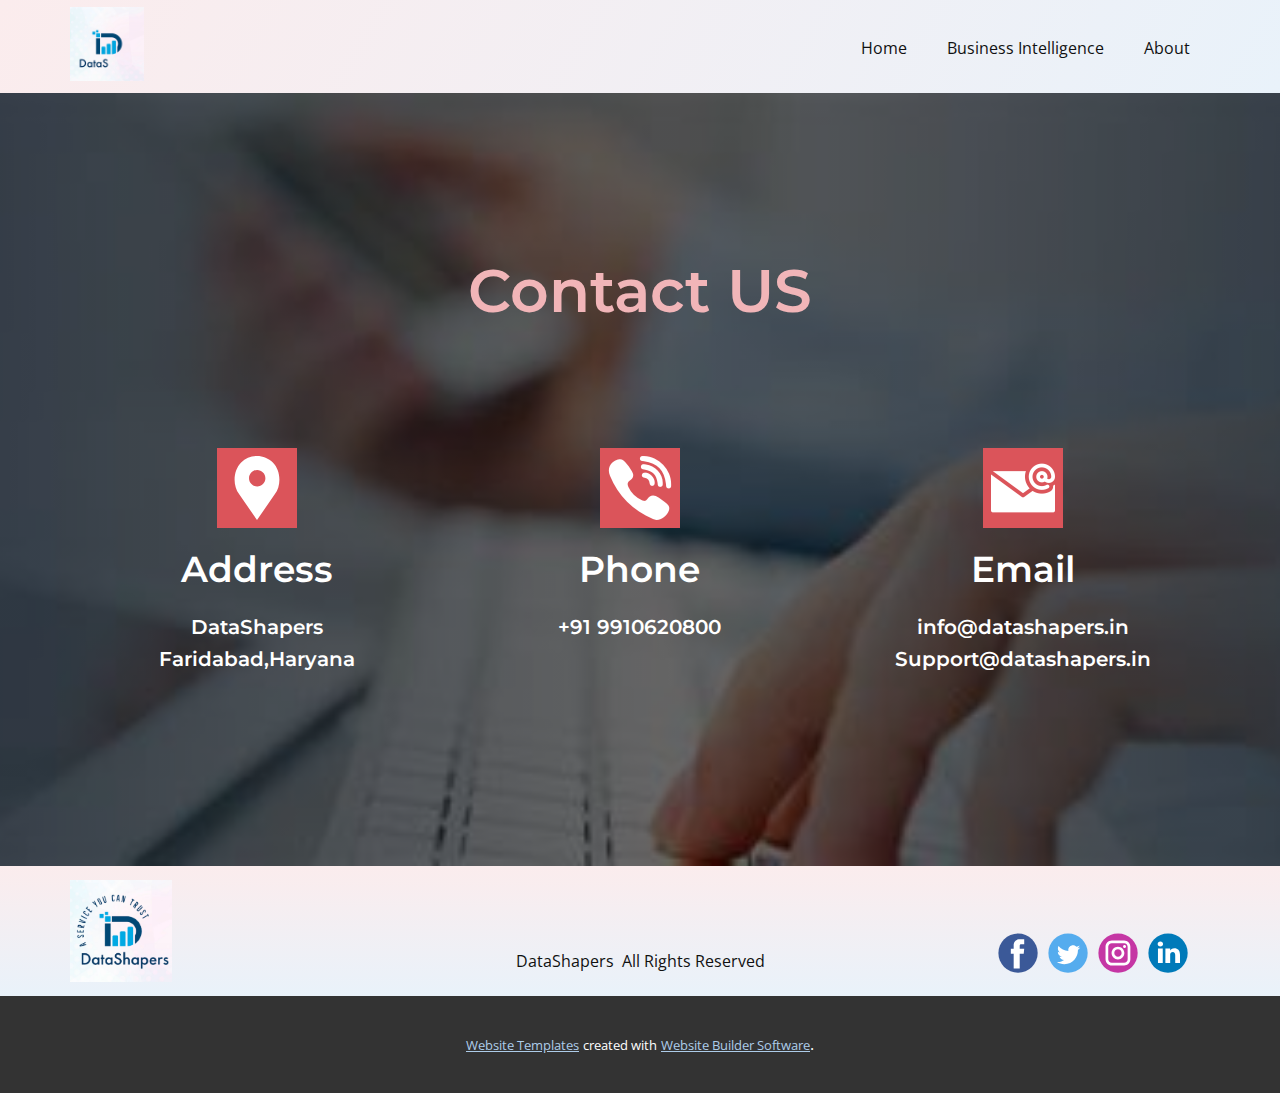
<file: Contact-US.html>
<!DOCTYPE html>
<html style="font-size: 16px;" lang="en"><head>
    <meta name="viewport" content="width=device-width, initial-scale=1.0">
    <meta charset="utf-8">
    <meta name="keywords" content="">
    <meta name="description" content="">
    <title>Contact US</title>
    <link rel="stylesheet" href="nicepage.css" media="screen">
<link rel="stylesheet" href="Contact-US.css" media="screen">
    <script class="u-script" type="text/javascript" src="jquery.js" defer=""></script>
    <script class="u-script" type="text/javascript" src="nicepage.js" defer=""></script>
    <meta name="generator" content="Nicepage 5.1.5, nicepage.com">
    <link rel="icon" href="images/favicon.png">
    <link id="u-theme-google-font" rel="stylesheet" href="https://fonts.googleapis.com/css?family=Roboto:100,100i,300,300i,400,400i,500,500i,700,700i,900,900i|Open+Sans:300,300i,400,400i,500,500i,600,600i,700,700i,800,800i">
    <link id="u-page-google-font" rel="stylesheet" href="https://fonts.googleapis.com/css?family=Montserrat:100,100i,200,200i,300,300i,400,400i,500,500i,600,600i,700,700i,800,800i,900,900i">
    
    
    <script type="application/ld+json">{
		"@context": "http://schema.org",
		"@type": "Organization",
		"name": "DataShapers",
		"logo": "/images/ezgif.com-gif-maker1.gif",
		"sameAs": [
				"https://www.facebook.com/profile.php?id=100088370056113"
		]
}</script>
    <meta name="theme-color" content="#478ac9">
    <meta property="og:title" content="Contact US">
    <meta property="og:description" content="">
    <meta property="og:type" content="website">
  </head>
  <body class="u-body u-xl-mode" data-lang="en"><header class="u-clearfix u-gradient u-header u-header" id="sec-a081"><div class="u-clearfix u-sheet u-sheet-1">
        <a href="/Home.html" class="u-image u-logo u-image-1" data-image-width="316" data-image-height="316" title="Home">
          <img src="/images/ezgif.com-gif-maker1.gif" class="u-logo-image u-logo-image-1">
        </a>
        <nav class="u-menu u-menu-dropdown u-offcanvas u-menu-1">
          <div class="menu-collapse" style="font-size: 1rem; letter-spacing: 0px;">
            <a class="u-button-style u-custom-left-right-menu-spacing u-custom-padding-bottom u-custom-text-hover-color u-custom-top-bottom-menu-spacing u-nav-link u-text-active-palette-1-base u-text-hover-palette-2-base" href="#">
              <svg class="u-svg-link" viewBox="0 0 24 24"><use xmlns:xlink="http://www.w3.org/1999/xlink" xlink:href="#menu-hamburger"></use></svg>
              <svg class="u-svg-content" version="1.1" id="menu-hamburger" viewBox="0 0 16 16" x="0px" y="0px" xmlns:xlink="http://www.w3.org/1999/xlink" xmlns="http://www.w3.org/2000/svg"><g><rect y="1" width="16" height="2"></rect><rect y="7" width="16" height="2"></rect><rect y="13" width="16" height="2"></rect>
</g></svg>
            </a>
          </div>
          <div class="u-custom-menu u-nav-container">
            <ul class="u-nav u-unstyled u-nav-1"><li class="u-nav-item"><a class="u-button-style u-nav-link u-text-active-palette-1-base u-text-hover-palette-2-base" href="/Home.html" style="padding: 10px 20px;">Home</a>
</li><li class="u-nav-item"><a class="u-button-style u-nav-link u-text-active-palette-1-base u-text-hover-palette-2-base" href="/Business-Intelligence.html" style="padding: 10px 20px;">Business Intelligence</a><div class="u-nav-popup"><ul class="u-h-spacing-20 u-nav u-unstyled u-v-spacing-10 u-nav-2"><li class="u-nav-item"><a class="u-button-style u-hover-palette-3-base u-nav-link u-white" href="/Tableau.html">Tableau Dashboards</a>
</li><li class="u-nav-item"><a class="u-button-style u-hover-palette-3-base u-nav-link u-white">Power BI</a>
</li></ul>
</div>
</li><li class="u-nav-item"><a class="u-button-style u-nav-link u-text-active-palette-1-base u-text-hover-palette-2-base" href="/Home.html#sec-d1be" style="padding: 10px 20px;">About</a>
</li></ul>
          </div>
          <div class="u-custom-menu u-nav-container-collapse">
            <div class="u-black u-container-style u-inner-container-layout u-opacity u-opacity-95 u-sidenav">
              <div class="u-inner-container-layout u-sidenav-overflow">
                <div class="u-menu-close"></div>
                <ul class="u-align-center u-nav u-popupmenu-items u-unstyled u-nav-3"><li class="u-nav-item"><a class="u-button-style u-nav-link" href="/Home.html">Home</a>
</li><li class="u-nav-item"><a class="u-button-style u-nav-link" href="/Business-Intelligence.html">Business Intelligence</a><div class="u-nav-popup"><ul class="u-h-spacing-20 u-nav u-unstyled u-v-spacing-10 u-nav-4"><li class="u-nav-item"><a class="u-button-style u-hover-palette-3-base u-nav-link" href="/Tableau.html">Tableau Dashboards</a>
</li><li class="u-nav-item"><a class="u-button-style u-hover-palette-3-base u-nav-link">Power BI</a>
</li></ul>
</div>
</li><li class="u-nav-item"><a class="u-button-style u-nav-link" href="/Home.html#sec-d1be">About</a>
</li></ul>
              </div>
            </div>
            <div class="u-black u-menu-overlay u-opacity u-opacity-70"></div>
          </div>
        </nav>
      </div></header>
    <section class="u-align-center u-clearfix u-image u-shading u-section-1" id="sec-e0a4" data-image-width="474" data-image-height="208">
      <div class="u-align-left u-clearfix u-sheet u-sheet-1">
        <h2 class="u-align-center u-text u-text-default u-text-1">Contact US</h2>
        <div class="u-expanded-width u-list u-list-1">
          <div class="u-repeater u-repeater-1">
            <div class="u-container-style u-list-item u-repeater-item">
              <div class="u-container-layout u-similar-container u-container-layout-1"><span class="u-icon u-palette-2-base u-text-white u-icon-1"><svg class="u-svg-link" preserveAspectRatio="xMidYMin slice" viewBox="0 0 54.757 54.757" style=""><use xmlns:xlink="http://www.w3.org/1999/xlink" xlink:href="#svg-a7e0"></use></svg><svg class="u-svg-content" viewBox="0 0 54.757 54.757" x="0px" y="0px" id="svg-a7e0" style="enable-background:new 0 0 54.757 54.757;"><path d="M40.94,5.617C37.318,1.995,32.502,0,27.38,0c-5.123,0-9.938,1.995-13.56,5.617c-6.703,6.702-7.536,19.312-1.804,26.952
	L27.38,54.757L42.721,32.6C48.476,24.929,47.643,12.319,40.94,5.617z M27.557,26c-3.859,0-7-3.141-7-7s3.141-7,7-7s7,3.141,7,7
	S31.416,26,27.557,26z"></path></svg>
            
            
          </span>
                <h3 class="u-align-center u-custom-font u-font-montserrat u-text u-text-default u-text-2">Address</h3>
                <p class="u-align-center u-custom-font u-font-montserrat u-text u-text-3">DataShapers<br>Faridabad,Haryana
                </p>
              </div>
            </div>
            <div class="u-align-center u-container-style u-list-item u-repeater-item">
              <div class="u-container-layout u-similar-container u-container-layout-2"><span class="u-file-icon u-icon u-palette-2-base u-text-white u-icon-2"><img src="/images/152851-d25e7a56.png" alt=""></span>
                <h3 class="u-align-center u-custom-font u-font-montserrat u-text u-text-default u-text-4">Phone</h3>
                <p class="u-align-center u-custom-font u-font-montserrat u-text u-text-5">+91 9910620800</p>
              </div>
            </div>
            <div class="u-container-style u-list-item u-repeater-item">
              <div class="u-container-layout u-similar-container u-container-layout-3"><span class="u-file-icon u-icon u-palette-2-base u-text-white u-icon-3"><img src="/images/1865034-84256e40.png" alt=""></span>
                <h3 class="u-align-center u-custom-font u-font-montserrat u-text u-text-default u-text-6">Email</h3>
                <p class="u-align-center u-custom-font u-font-montserrat u-text u-text-7">info@datashapers.in<br>Support@datashapers.in
                </p>
              </div>
            </div>
          </div>
        </div>
      </div>
    </section>
    
    
    <footer class="u-align-center-md u-align-center-sm u-align-center-xs u-clearfix u-footer u-gradient u-footer" id="sec-f2ba"><div class="u-clearfix u-sheet u-sheet-1">
        <a href="/Home.html" class="u-image u-logo u-image-1" data-image-width="551" data-image-height="551" title="Home">
          <img src="/images/FinalLogo_550_550.png" class="u-logo-image u-logo-image-1">
        </a>
        <div class="u-align-left u-social-icons u-spacing-10 u-social-icons-1">
          <a class="u-social-url" title="facebook" target="_blank" href="https://www.facebook.com/profile.php?id=100088370056113"><span class="u-icon u-social-facebook u-social-icon u-icon-1"><svg class="u-svg-link" preserveAspectRatio="xMidYMin slice" viewBox="0 0 112 112" style=""><use xmlns:xlink="http://www.w3.org/1999/xlink" xlink:href="#svg-8cac"></use></svg><svg class="u-svg-content" viewBox="0 0 112 112" x="0" y="0" id="svg-8cac"><circle fill="currentColor" cx="56.1" cy="56.1" r="55"></circle><path fill="#FFFFFF" d="M73.5,31.6h-9.1c-1.4,0-3.6,0.8-3.6,3.9v8.5h12.6L72,58.3H60.8v40.8H43.9V58.3h-8V43.9h8v-9.2
            c0-6.7,3.1-17,17-17h12.5v13.9H73.5z"></path></svg></span>
          </a>
          <a class="u-social-url" title="twitter" target="_blank" href=""><span class="u-icon u-social-icon u-social-twitter u-icon-2"><svg class="u-svg-link" preserveAspectRatio="xMidYMin slice" viewBox="0 0 112 112" style=""><use xmlns:xlink="http://www.w3.org/1999/xlink" xlink:href="#svg-eefa"></use></svg><svg class="u-svg-content" viewBox="0 0 112 112" x="0" y="0" id="svg-eefa"><circle fill="currentColor" class="st0" cx="56.1" cy="56.1" r="55"></circle><path fill="#FFFFFF" d="M83.8,47.3c0,0.6,0,1.2,0,1.7c0,17.7-13.5,38.2-38.2,38.2C38,87.2,31,85,25,81.2c1,0.1,2.1,0.2,3.2,0.2
            c6.3,0,12.1-2.1,16.7-5.7c-5.9-0.1-10.8-4-12.5-9.3c0.8,0.2,1.7,0.2,2.5,0.2c1.2,0,2.4-0.2,3.5-0.5c-6.1-1.2-10.8-6.7-10.8-13.1
            c0-0.1,0-0.1,0-0.2c1.8,1,3.9,1.6,6.1,1.7c-3.6-2.4-6-6.5-6-11.2c0-2.5,0.7-4.8,1.8-6.7c6.6,8.1,16.5,13.5,27.6,14
            c-0.2-1-0.3-2-0.3-3.1c0-7.4,6-13.4,13.4-13.4c3.9,0,7.3,1.6,9.8,4.2c3.1-0.6,5.9-1.7,8.5-3.3c-1,3.1-3.1,5.8-5.9,7.4
            c2.7-0.3,5.3-1,7.7-2.1C88.7,43,86.4,45.4,83.8,47.3z"></path></svg></span>
          </a>
          <a class="u-social-url" title="instagram" target="_blank" href=""><span class="u-icon u-social-icon u-social-instagram u-icon-3"><svg class="u-svg-link" preserveAspectRatio="xMidYMin slice" viewBox="0 0 112 112" style=""><use xmlns:xlink="http://www.w3.org/1999/xlink" xlink:href="#svg-61b2"></use></svg><svg class="u-svg-content" viewBox="0 0 112 112" x="0" y="0" id="svg-61b2"><circle fill="currentColor" cx="56.1" cy="56.1" r="55"></circle><path fill="#FFFFFF" d="M55.9,38.2c-9.9,0-17.9,8-17.9,17.9C38,66,46,74,55.9,74c9.9,0,17.9-8,17.9-17.9C73.8,46.2,65.8,38.2,55.9,38.2
            z M55.9,66.4c-5.7,0-10.3-4.6-10.3-10.3c-0.1-5.7,4.6-10.3,10.3-10.3c5.7,0,10.3,4.6,10.3,10.3C66.2,61.8,61.6,66.4,55.9,66.4z"></path><path fill="#FFFFFF" d="M74.3,33.5c-2.3,0-4.2,1.9-4.2,4.2s1.9,4.2,4.2,4.2s4.2-1.9,4.2-4.2S76.6,33.5,74.3,33.5z"></path><path fill="#FFFFFF" d="M73.1,21.3H38.6c-9.7,0-17.5,7.9-17.5,17.5v34.5c0,9.7,7.9,17.6,17.5,17.6h34.5c9.7,0,17.5-7.9,17.5-17.5V38.8
            C90.6,29.1,82.7,21.3,73.1,21.3z M83,73.3c0,5.5-4.5,9.9-9.9,9.9H38.6c-5.5,0-9.9-4.5-9.9-9.9V38.8c0-5.5,4.5-9.9,9.9-9.9h34.5
            c5.5,0,9.9,4.5,9.9,9.9V73.3z"></path></svg></span>
          </a>
          <a class="u-social-url" title="linkedin" target="_blank" href=""><span class="u-icon u-social-icon u-social-linkedin u-icon-4"><svg class="u-svg-link" preserveAspectRatio="xMidYMin slice" viewBox="0 0 112 112" style=""><use xmlns:xlink="http://www.w3.org/1999/xlink" xlink:href="#svg-b7c8"></use></svg><svg class="u-svg-content" viewBox="0 0 112 112" x="0" y="0" id="svg-b7c8"><circle fill="currentColor" cx="56.1" cy="56.1" r="55"></circle><path fill="#FFFFFF" d="M41.3,83.7H27.9V43.4h13.4V83.7z M34.6,37.9L34.6,37.9c-4.6,0-7.5-3.1-7.5-7c0-4,3-7,7.6-7s7.4,3,7.5,7
            C42.2,34.8,39.2,37.9,34.6,37.9z M89.6,83.7H76.2V62.2c0-5.4-1.9-9.1-6.8-9.1c-3.7,0-5.9,2.5-6.9,4.9c-0.4,0.9-0.4,2.1-0.4,3.3v22.5
            H48.7c0,0,0.2-36.5,0-40.3h13.4v5.7c1.8-2.7,5-6.7,12.1-6.7c8.8,0,15.4,5.8,15.4,18.1V83.7z"></path></svg></span>
          </a>
        </div>
        <p class="u-align-center-lg u-align-center-md u-align-center-xl u-text u-text-1">DataShapers&nbsp; All Rights Reserved</p>
      </div></footer>
    <section class="u-backlink u-clearfix u-grey-80">
      <a class="u-link" href="https://nicepage.com/website-templates" target="_blank">
        <span>Website Templates</span>
      </a>
      <p class="u-text">
        <span>created with</span>
      </p>
      <a class="u-link" href="" target="_blank">
        <span>Website Builder Software</span>
      </a>. 
    </section>
  
</body></html>
</file>
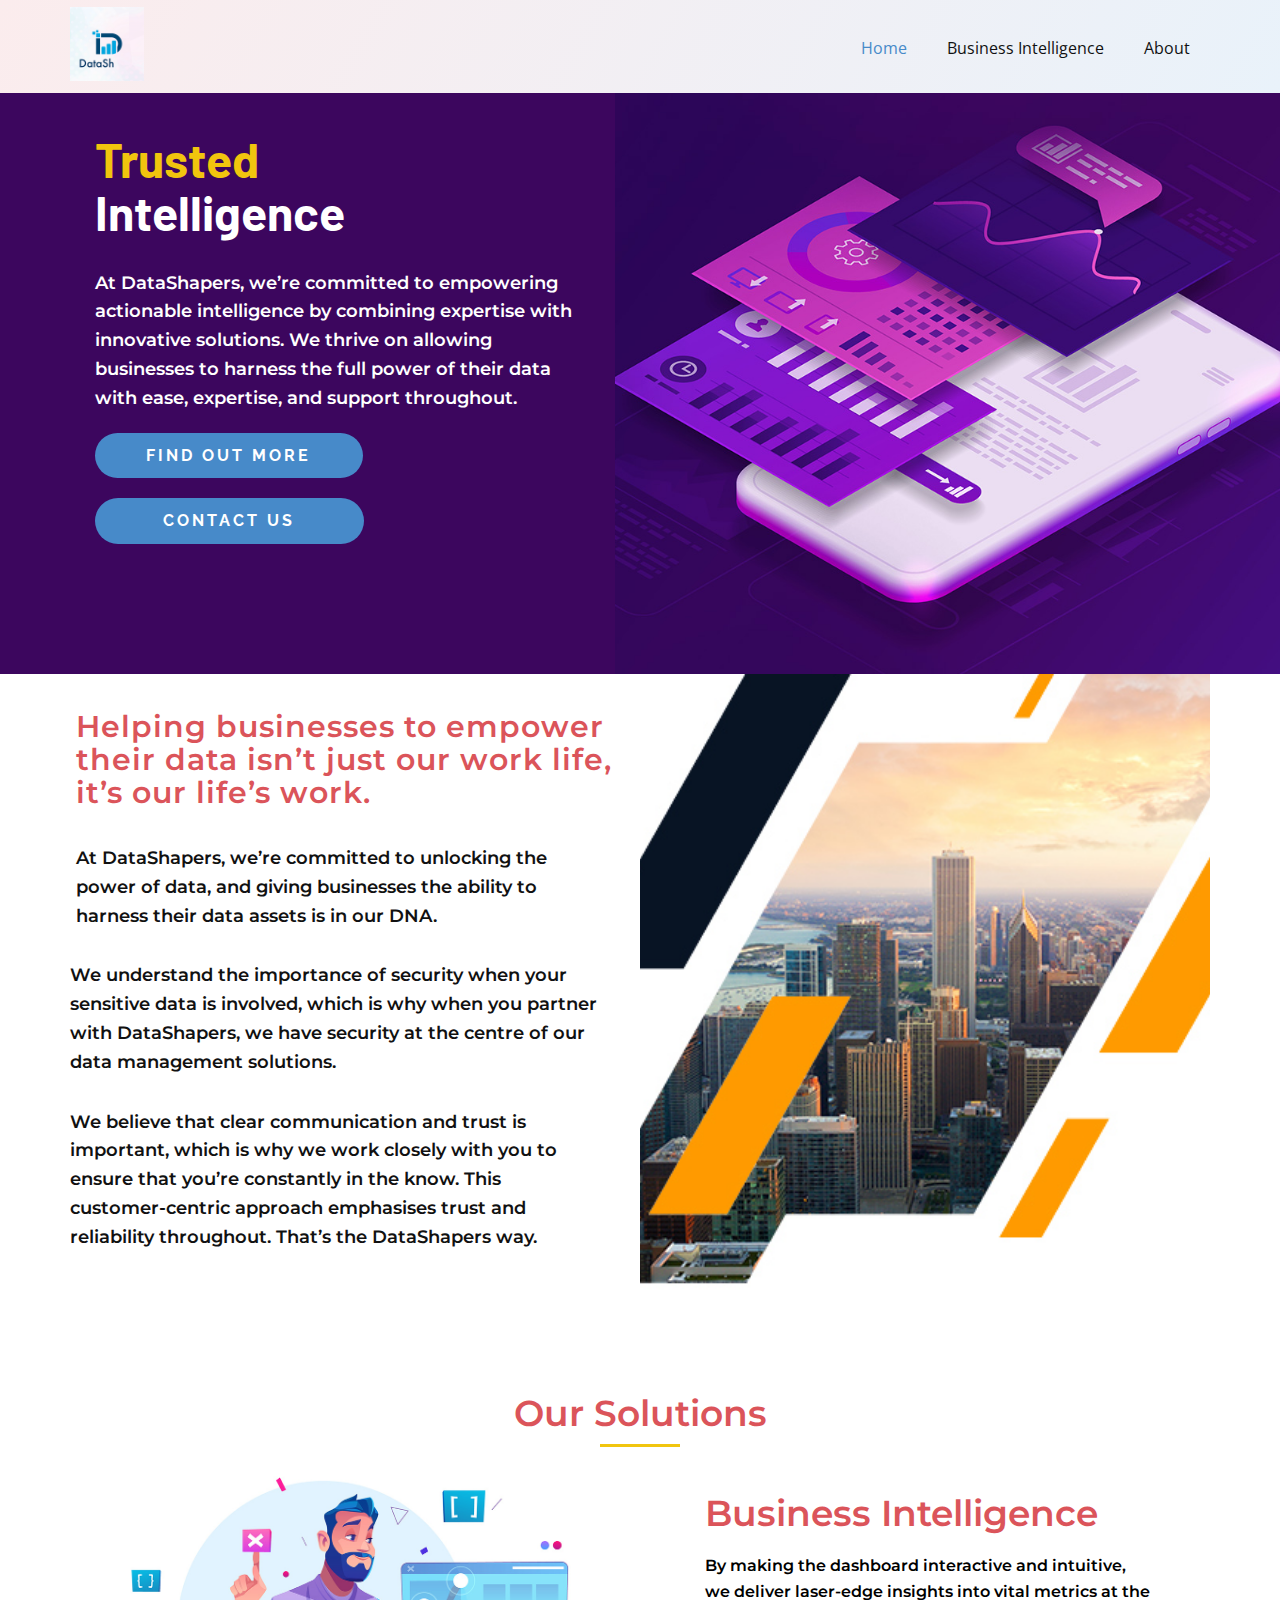
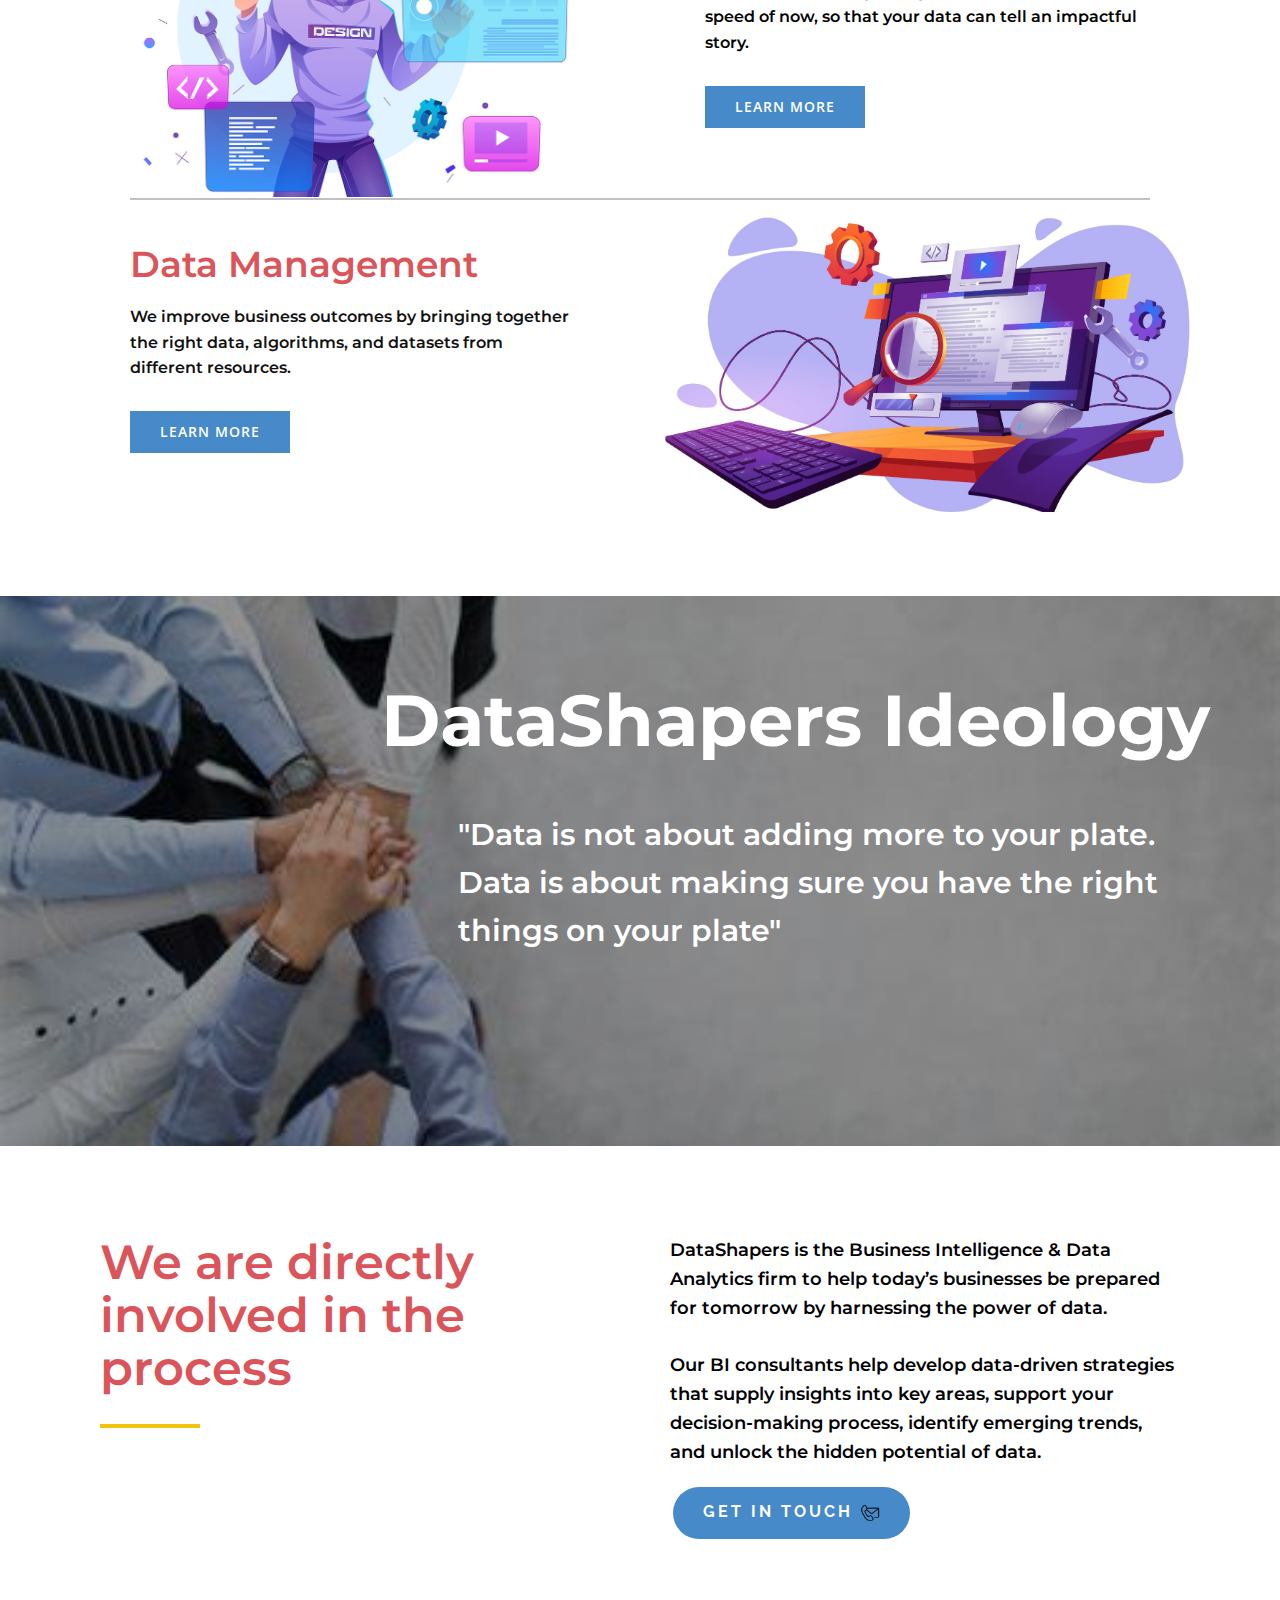
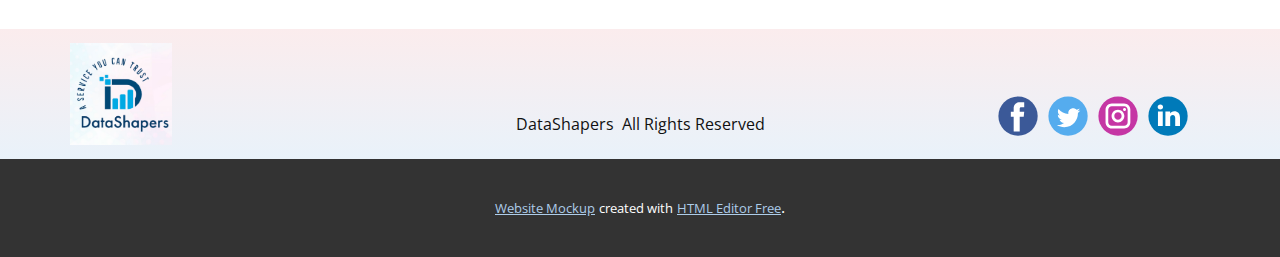
<file: Home.html>
<!DOCTYPE html>
<html style="font-size: 16px;" lang="en"><head>
    <meta name="viewport" content="width=device-width, initial-scale=1.0">
    <meta charset="utf-8">
    <meta name="keywords" content="Web Software Developers, Key Features, Data Visualization, IT solutions, IT solutions, Web Analytics, We are directly involved in t​he process, Get in Touch!">
    <meta name="description" content="">
    <title>Home</title>
    <link rel="stylesheet" href="nicepage.css" media="screen">
<link rel="stylesheet" href="Home.css" media="screen">
    <script class="u-script" type="text/javascript" src="jquery.js" defer=""></script>
    <script class="u-script" type="text/javascript" src="nicepage.js" defer=""></script>
    <meta name="generator" content="Nicepage 5.1.5, nicepage.com">
    <link rel="icon" href="images/favicon.png">
    <link id="u-theme-google-font" rel="stylesheet" href="https://fonts.googleapis.com/css?family=Roboto:100,100i,300,300i,400,400i,500,500i,700,700i,900,900i|Open+Sans:300,300i,400,400i,500,500i,600,600i,700,700i,800,800i">
    <link id="u-page-google-font" rel="stylesheet" href="https://fonts.googleapis.com/css?family=Montserrat:100,100i,200,200i,300,300i,400,400i,500,500i,600,600i,700,700i,800,800i,900,900i|Raleway:100,100i,200,200i,300,300i,400,400i,500,500i,600,600i,700,700i,800,800i,900,900i|Barlow:100,100i,200,200i,300,300i,400,400i,500,500i,600,600i,700,700i,800,800i,900,900i">
    
    
    
    
    
    
    <script type="application/ld+json">{
		"@context": "http://schema.org",
		"@type": "Organization",
		"name": "DataShapers",
		"logo": "/images/ezgif.com-gif-maker1.gif",
		"sameAs": [
				"https://www.facebook.com/profile.php?id=100088370056113"
		]
}</script>
    <meta name="theme-color" content="#478ac9">
    <meta property="og:title" content="Home">
    <meta property="og:description" content="">
    <meta property="og:type" content="website">
  </head>
  <body class="u-body u-xl-mode" data-lang="en"><header class="u-clearfix u-gradient u-header u-header" id="sec-a081"><div class="u-clearfix u-sheet u-sheet-1">
        <a href="/Home.html" class="u-image u-logo u-image-1" data-image-width="316" data-image-height="316" title="Home">
          <img src="/images/ezgif.com-gif-maker1.gif" class="u-logo-image u-logo-image-1">
        </a>
        <nav class="u-menu u-menu-dropdown u-offcanvas u-menu-1">
          <div class="menu-collapse" style="font-size: 1rem; letter-spacing: 0px;">
            <a class="u-button-style u-custom-left-right-menu-spacing u-custom-padding-bottom u-custom-text-hover-color u-custom-top-bottom-menu-spacing u-nav-link u-text-active-palette-1-base u-text-hover-palette-2-base" href="#">
              <svg class="u-svg-link" viewBox="0 0 24 24"><use xmlns:xlink="http://www.w3.org/1999/xlink" xlink:href="#menu-hamburger"></use></svg>
              <svg class="u-svg-content" version="1.1" id="menu-hamburger" viewBox="0 0 16 16" x="0px" y="0px" xmlns:xlink="http://www.w3.org/1999/xlink" xmlns="http://www.w3.org/2000/svg"><g><rect y="1" width="16" height="2"></rect><rect y="7" width="16" height="2"></rect><rect y="13" width="16" height="2"></rect>
</g></svg>
            </a>
          </div>
          <div class="u-custom-menu u-nav-container">
            <ul class="u-nav u-unstyled u-nav-1"><li class="u-nav-item"><a class="u-button-style u-nav-link u-text-active-palette-1-base u-text-hover-palette-2-base" href="/Home.html" style="padding: 10px 20px;">Home</a>
</li><li class="u-nav-item"><a class="u-button-style u-nav-link u-text-active-palette-1-base u-text-hover-palette-2-base" href="/Business-Intelligence.html" style="padding: 10px 20px;">Business Intelligence</a><div class="u-nav-popup"><ul class="u-h-spacing-20 u-nav u-unstyled u-v-spacing-10 u-nav-2"><li class="u-nav-item"><a class="u-button-style u-hover-palette-3-base u-nav-link u-white" href="/Tableau.html">Tableau Dashboards</a>
</li><li class="u-nav-item"><a class="u-button-style u-hover-palette-3-base u-nav-link u-white">Power BI</a>
</li></ul>
</div>
</li><li class="u-nav-item"><a class="u-button-style u-nav-link u-text-active-palette-1-base u-text-hover-palette-2-base" href="/Home.html#sec-d1be" style="padding: 10px 20px;">About</a>
</li></ul>
          </div>
          <div class="u-custom-menu u-nav-container-collapse">
            <div class="u-black u-container-style u-inner-container-layout u-opacity u-opacity-95 u-sidenav">
              <div class="u-inner-container-layout u-sidenav-overflow">
                <div class="u-menu-close"></div>
                <ul class="u-align-center u-nav u-popupmenu-items u-unstyled u-nav-3"><li class="u-nav-item"><a class="u-button-style u-nav-link" href="/Home.html">Home</a>
</li><li class="u-nav-item"><a class="u-button-style u-nav-link" href="/Business-Intelligence.html">Business Intelligence</a><div class="u-nav-popup"><ul class="u-h-spacing-20 u-nav u-unstyled u-v-spacing-10 u-nav-4"><li class="u-nav-item"><a class="u-button-style u-hover-palette-3-base u-nav-link" href="/Tableau.html">Tableau Dashboards</a>
</li><li class="u-nav-item"><a class="u-button-style u-hover-palette-3-base u-nav-link">Power BI</a>
</li></ul>
</div>
</li><li class="u-nav-item"><a class="u-button-style u-nav-link" href="/Home.html#sec-d1be">About</a>
</li></ul>
              </div>
            </div>
            <div class="u-black u-menu-overlay u-opacity u-opacity-70"></div>
          </div>
        </nav>
      </div></header>
    <section class="u-align-left u-clearfix u-image u-section-1" id="carousel_3e8e" data-image-width="1980" data-image-height="1350">
      <div class="u-clearfix u-layout-wrap u-layout-wrap-1">
        <div class="u-gutter-0 u-layout">
          <div class="u-layout-row">
            <div class="u-align-left u-container-style u-layout-cell u-left-cell u-shape-rectangle u-size-27 u-layout-cell-1">
              <div class="u-container-layout u-container-layout-1">
                <h1 class="u-custom-font u-text u-text-body-alt-color u-text-1">
                  <span class="u-text-palette-3-base">Trusted</span>&nbsp;<br>Intelligence<br>
                </h1>
                <p class="u-custom-font u-font-montserrat u-text u-text-body-alt-color u-text-2"> At DataShapers, we’re committed to empowering actionable intelligence by combining expertise with innovative solutions. We thrive on allowing businesses to harness the full power of their data with ease, expertise, and support throughout.</p>
                <a href="/Business-Intelligence.html" class="u-active-palette-4-base u-border-none u-btn u-btn-round u-button-style u-custom-font u-font-raleway u-hover-palette-3-base u-palette-1-base u-radius-50 u-text-body-alt-color u-btn-1">Find out more</a>
                <a href="/Contact-US.html" class="u-active-palette-4-base u-border-none u-btn u-btn-round u-button-style u-custom-font u-font-raleway u-hover-palette-3-base u-palette-1-base u-radius-50 u-text-body-alt-color u-btn-2">contact us</a>
              </div>
            </div>
            <div class="u-align-left u-container-style u-image u-layout-cell u-right-cell u-size-33 u-image-1" data-image-width="1080" data-image-height="735">
              <div class="u-container-layout u-valign-bottom u-container-layout-2"></div>
            </div>
          </div>
        </div>
      </div>
    </section>
    <section class="u-clearfix u-section-2" id="sec-26b5">
      <div class="u-clearfix u-sheet u-sheet-1">
        <div class="u-clearfix u-expanded-width u-gutter-0 u-layout-wrap u-layout-wrap-1">
          <div class="u-layout" style="">
            <div class="u-layout-row" style="">
              <div class="u-align-left u-container-style u-layout-cell u-left-cell u-size-30 u-size-xs-60 u-white u-layout-cell-1" src="">
                <div class="u-container-layout u-container-layout-1">
                  <h2 class="u-text u-text-1"> Helping businesses to empower their data isn’t just our work life,&nbsp;<br>it’s our life’s work.
                  </h2>
                  <p class="u-custom-font u-font-montserrat u-text u-text-2"> At DataShapers, we’re committed to unlocking the power of data, and giving businesses the ability to harness their data assets is in our DNA.</p>
                  <p class="u-custom-font u-font-montserrat u-text u-text-3"> We understand the importance of security when your sensitive data is involved, which is why when you partner with DataShapers, we have security at the centre of our data management solutions.</p>
                  <p class="u-custom-font u-font-montserrat u-text u-text-4"> We believe that clear communication and trust is important, which is why we work closely with you to ensure that you’re constantly in the know. This customer-centric approach emphasises trust and reliability throughout. That’s the DataShapers way.</p>
                </div>
              </div>
              <div class="u-align-center u-container-style u-image u-layout-cell u-right-cell u-size-30 u-size-xs-60 u-image-1" src="" data-image-width="508" data-image-height="443">
                <div class="u-container-layout u-valign-middle u-container-layout-2" src=""></div>
              </div>
            </div>
          </div>
        </div>
      </div>
    </section>
    <section class="u-clearfix u-section-3" id="sec-c947">
      <div class="u-clearfix u-sheet u-sheet-1">
        <h2 class="u-align-center u-text u-text-default u-text-1">Our Solutions</h2>
        <div class="u-border-3 u-border-palette-3-base u-line u-line-horizontal u-line-1"></div>
        <div class="u-clearfix u-expanded-width u-gutter-10 u-layout-wrap u-layout-wrap-1">
          <div class="u-layout">
            <div class="u-layout-col">
              <div class="u-size-30">
                <div class="u-layout-row">
                  <div class="u-container-style u-image u-layout-cell u-left-cell u-size-30 u-image-1" src="" data-image-width="1200" data-image-height="800">
                    <div class="u-container-layout u-valign-middle u-container-layout-1"></div>
                  </div>
                  <div class="u-align-left u-container-style u-layout-cell u-right-cell u-size-30 u-layout-cell-2">
                    <div class="u-container-layout u-container-layout-2">
                      <h2 class="u-text u-text-palette-2-base u-text-2">Business Intelligence</h2>
                      <p class="u-custom-font u-font-montserrat u-text u-text-black u-text-3"> By making the dashboard interactive and intuitive, we deliver laser-edge insights into vital metrics at the speed of now, so that your data can tell an impactful story.</p>
                      <a href="/Business-Intelligence.html" class="u-border-none u-btn u-btn-rectangle u-button-style u-hover-palette-3-base u-btn-1">learn more</a>
                    </div>
                  </div>
                </div>
              </div>
              <div class="u-size-30">
                <div class="u-layout-row">
                  <div class="u-align-left u-container-style u-layout-cell u-left-cell u-size-30 u-layout-cell-3">
                    <div class="u-container-layout u-container-layout-3">
                      <h2 class="u-text u-text-palette-2-base u-text-4">Data Management</h2>
                      <p class="u-custom-font u-font-montserrat u-text u-text-5"> We improve business outcomes by bringing together the right data, algorithms, and datasets from different resources.</p>
                      <a href="" class="u-border-hover-palette-1-base u-border-none u-btn u-button-style u-hover-palette-3-base u-palette-1-base u-text-body-alt-color u-btn-2">learn more</a>
                    </div>
                  </div>
                  <div class="u-container-style u-image u-layout-cell u-right-cell u-size-30 u-image-2" src="" data-image-width="1575" data-image-height="977">
                    <div class="u-container-layout u-valign-middle u-container-layout-4"></div>
                  </div>
                </div>
              </div>
            </div>
          </div>
        </div>
        <div class="u-border-2 u-border-grey-25 u-line u-line-horizontal u-line-2"></div>
      </div>
    </section>
    <section class="u-align-left u-clearfix u-image u-shading u-section-4" src="" data-image-width="474" data-image-height="222" id="sec-bcda">
      <div class="u-clearfix u-sheet u-sheet-1">
        <h1 class="u-align-right u-custom-font u-font-montserrat u-text u-text-default u-text-white u-title u-text-1"> DataShapers Ideology</h1>
        <p class="u-align-left u-custom-font u-font-montserrat u-large-text u-text u-text-variant u-text-white u-text-2"> "​Data is not about adding more to your plate.<br>Data is about making sure you have the right&nbsp; things on your plate"
        </p>
      </div>
    </section>
    <section class="u-clearfix u-white u-section-5" id="sec-d1be">
      <div class="u-clearfix u-sheet u-sheet-1">
        <div class="u-clearfix u-expanded-width u-layout-wrap u-layout-wrap-1">
          <div class="u-layout">
            <div class="u-layout-row">
              <div class="u-container-style u-layout-cell u-left-cell u-size-30 u-layout-cell-1">
                <div class="u-container-layout u-valign-top u-container-layout-1">
                  <h2 class="u-text u-text-1">We are directly involved in t​he process</h2>
                  <div class="u-border-4 u-border-palette-3-base u-line u-line-horizontal u-line-1"></div>
                </div>
              </div>
              <div class="u-container-style u-layout-cell u-right-cell u-size-30 u-layout-cell-2">
                <div class="u-container-layout u-valign-top u-container-layout-2">
                  <p class="u-custom-font u-font-montserrat u-text u-text-black u-text-2">DataShapers is the Business Intelligence &amp; Data Analytics firm ​to help today’s businesses be prepared for tomorrow by harnessing the power of data.<br>
                    <br> Our BI consultants help develop data-driven strategies that supply insights into key areas, support your decision-making process, identify emerging trends, and unlock the hidden potential of data.
                  </p>
                  <a href="/Contact-US.html" class="u-active-palette-4-base u-align-left u-border-none u-btn u-btn-round u-button-style u-custom-font u-font-raleway u-hover-palette-3-base u-palette-1-base u-radius-50 u-text-body-alt-color u-btn-1">Get in touch&nbsp;<span class="u-file-icon u-icon u-icon-1"><img src="/images/3095583.png" alt=""></span>
                  </a>
                </div>
              </div>
            </div>
          </div>
        </div>
      </div>
    </section>
    
    
    <footer class="u-align-center-md u-align-center-sm u-align-center-xs u-clearfix u-footer u-gradient u-footer" id="sec-f2ba"><div class="u-clearfix u-sheet u-sheet-1">
        <a href="/Home.html" class="u-image u-logo u-image-1" data-image-width="551" data-image-height="551" title="Home">
          <img src="/images/FinalLogo_550_550.png" class="u-logo-image u-logo-image-1">
        </a>
        <div class="u-align-left u-social-icons u-spacing-10 u-social-icons-1">
          <a class="u-social-url" title="facebook" target="_blank" href="https://www.facebook.com/profile.php?id=100088370056113"><span class="u-icon u-social-facebook u-social-icon u-icon-1"><svg class="u-svg-link" preserveAspectRatio="xMidYMin slice" viewBox="0 0 112 112" style=""><use xmlns:xlink="http://www.w3.org/1999/xlink" xlink:href="#svg-8cac"></use></svg><svg class="u-svg-content" viewBox="0 0 112 112" x="0" y="0" id="svg-8cac"><circle fill="currentColor" cx="56.1" cy="56.1" r="55"></circle><path fill="#FFFFFF" d="M73.5,31.6h-9.1c-1.4,0-3.6,0.8-3.6,3.9v8.5h12.6L72,58.3H60.8v40.8H43.9V58.3h-8V43.9h8v-9.2
            c0-6.7,3.1-17,17-17h12.5v13.9H73.5z"></path></svg></span>
          </a>
          <a class="u-social-url" title="twitter" target="_blank" href=""><span class="u-icon u-social-icon u-social-twitter u-icon-2"><svg class="u-svg-link" preserveAspectRatio="xMidYMin slice" viewBox="0 0 112 112" style=""><use xmlns:xlink="http://www.w3.org/1999/xlink" xlink:href="#svg-eefa"></use></svg><svg class="u-svg-content" viewBox="0 0 112 112" x="0" y="0" id="svg-eefa"><circle fill="currentColor" class="st0" cx="56.1" cy="56.1" r="55"></circle><path fill="#FFFFFF" d="M83.8,47.3c0,0.6,0,1.2,0,1.7c0,17.7-13.5,38.2-38.2,38.2C38,87.2,31,85,25,81.2c1,0.1,2.1,0.2,3.2,0.2
            c6.3,0,12.1-2.1,16.7-5.7c-5.9-0.1-10.8-4-12.5-9.3c0.8,0.2,1.7,0.2,2.5,0.2c1.2,0,2.4-0.2,3.5-0.5c-6.1-1.2-10.8-6.7-10.8-13.1
            c0-0.1,0-0.1,0-0.2c1.8,1,3.9,1.6,6.1,1.7c-3.6-2.4-6-6.5-6-11.2c0-2.5,0.7-4.8,1.8-6.7c6.6,8.1,16.5,13.5,27.6,14
            c-0.2-1-0.3-2-0.3-3.1c0-7.4,6-13.4,13.4-13.4c3.9,0,7.3,1.6,9.8,4.2c3.1-0.6,5.9-1.7,8.5-3.3c-1,3.1-3.1,5.8-5.9,7.4
            c2.7-0.3,5.3-1,7.7-2.1C88.7,43,86.4,45.4,83.8,47.3z"></path></svg></span>
          </a>
          <a class="u-social-url" title="instagram" target="_blank" href=""><span class="u-icon u-social-icon u-social-instagram u-icon-3"><svg class="u-svg-link" preserveAspectRatio="xMidYMin slice" viewBox="0 0 112 112" style=""><use xmlns:xlink="http://www.w3.org/1999/xlink" xlink:href="#svg-61b2"></use></svg><svg class="u-svg-content" viewBox="0 0 112 112" x="0" y="0" id="svg-61b2"><circle fill="currentColor" cx="56.1" cy="56.1" r="55"></circle><path fill="#FFFFFF" d="M55.9,38.2c-9.9,0-17.9,8-17.9,17.9C38,66,46,74,55.9,74c9.9,0,17.9-8,17.9-17.9C73.8,46.2,65.8,38.2,55.9,38.2
            z M55.9,66.4c-5.7,0-10.3-4.6-10.3-10.3c-0.1-5.7,4.6-10.3,10.3-10.3c5.7,0,10.3,4.6,10.3,10.3C66.2,61.8,61.6,66.4,55.9,66.4z"></path><path fill="#FFFFFF" d="M74.3,33.5c-2.3,0-4.2,1.9-4.2,4.2s1.9,4.2,4.2,4.2s4.2-1.9,4.2-4.2S76.6,33.5,74.3,33.5z"></path><path fill="#FFFFFF" d="M73.1,21.3H38.6c-9.7,0-17.5,7.9-17.5,17.5v34.5c0,9.7,7.9,17.6,17.5,17.6h34.5c9.7,0,17.5-7.9,17.5-17.5V38.8
            C90.6,29.1,82.7,21.3,73.1,21.3z M83,73.3c0,5.5-4.5,9.9-9.9,9.9H38.6c-5.5,0-9.9-4.5-9.9-9.9V38.8c0-5.5,4.5-9.9,9.9-9.9h34.5
            c5.5,0,9.9,4.5,9.9,9.9V73.3z"></path></svg></span>
          </a>
          <a class="u-social-url" title="linkedin" target="_blank" href=""><span class="u-icon u-social-icon u-social-linkedin u-icon-4"><svg class="u-svg-link" preserveAspectRatio="xMidYMin slice" viewBox="0 0 112 112" style=""><use xmlns:xlink="http://www.w3.org/1999/xlink" xlink:href="#svg-b7c8"></use></svg><svg class="u-svg-content" viewBox="0 0 112 112" x="0" y="0" id="svg-b7c8"><circle fill="currentColor" cx="56.1" cy="56.1" r="55"></circle><path fill="#FFFFFF" d="M41.3,83.7H27.9V43.4h13.4V83.7z M34.6,37.9L34.6,37.9c-4.6,0-7.5-3.1-7.5-7c0-4,3-7,7.6-7s7.4,3,7.5,7
            C42.2,34.8,39.2,37.9,34.6,37.9z M89.6,83.7H76.2V62.2c0-5.4-1.9-9.1-6.8-9.1c-3.7,0-5.9,2.5-6.9,4.9c-0.4,0.9-0.4,2.1-0.4,3.3v22.5
            H48.7c0,0,0.2-36.5,0-40.3h13.4v5.7c1.8-2.7,5-6.7,12.1-6.7c8.8,0,15.4,5.8,15.4,18.1V83.7z"></path></svg></span>
          </a>
        </div>
        <p class="u-align-center-lg u-align-center-md u-align-center-xl u-text u-text-1">DataShapers&nbsp; All Rights Reserved</p>
      </div></footer>
    <section class="u-backlink u-clearfix u-grey-80">
      <a class="u-link" href="website-mockup" target="_blank">
        <span>Website Mockup</span>
      </a>
      <p class="u-text">
        <span>created with</span>
      </p>
      <a class="u-link" href="html-website-builder" target="_blank">
        <span>HTML Editor Free</span>
      </a>. 
    </section>
  
</body></html>
</file>
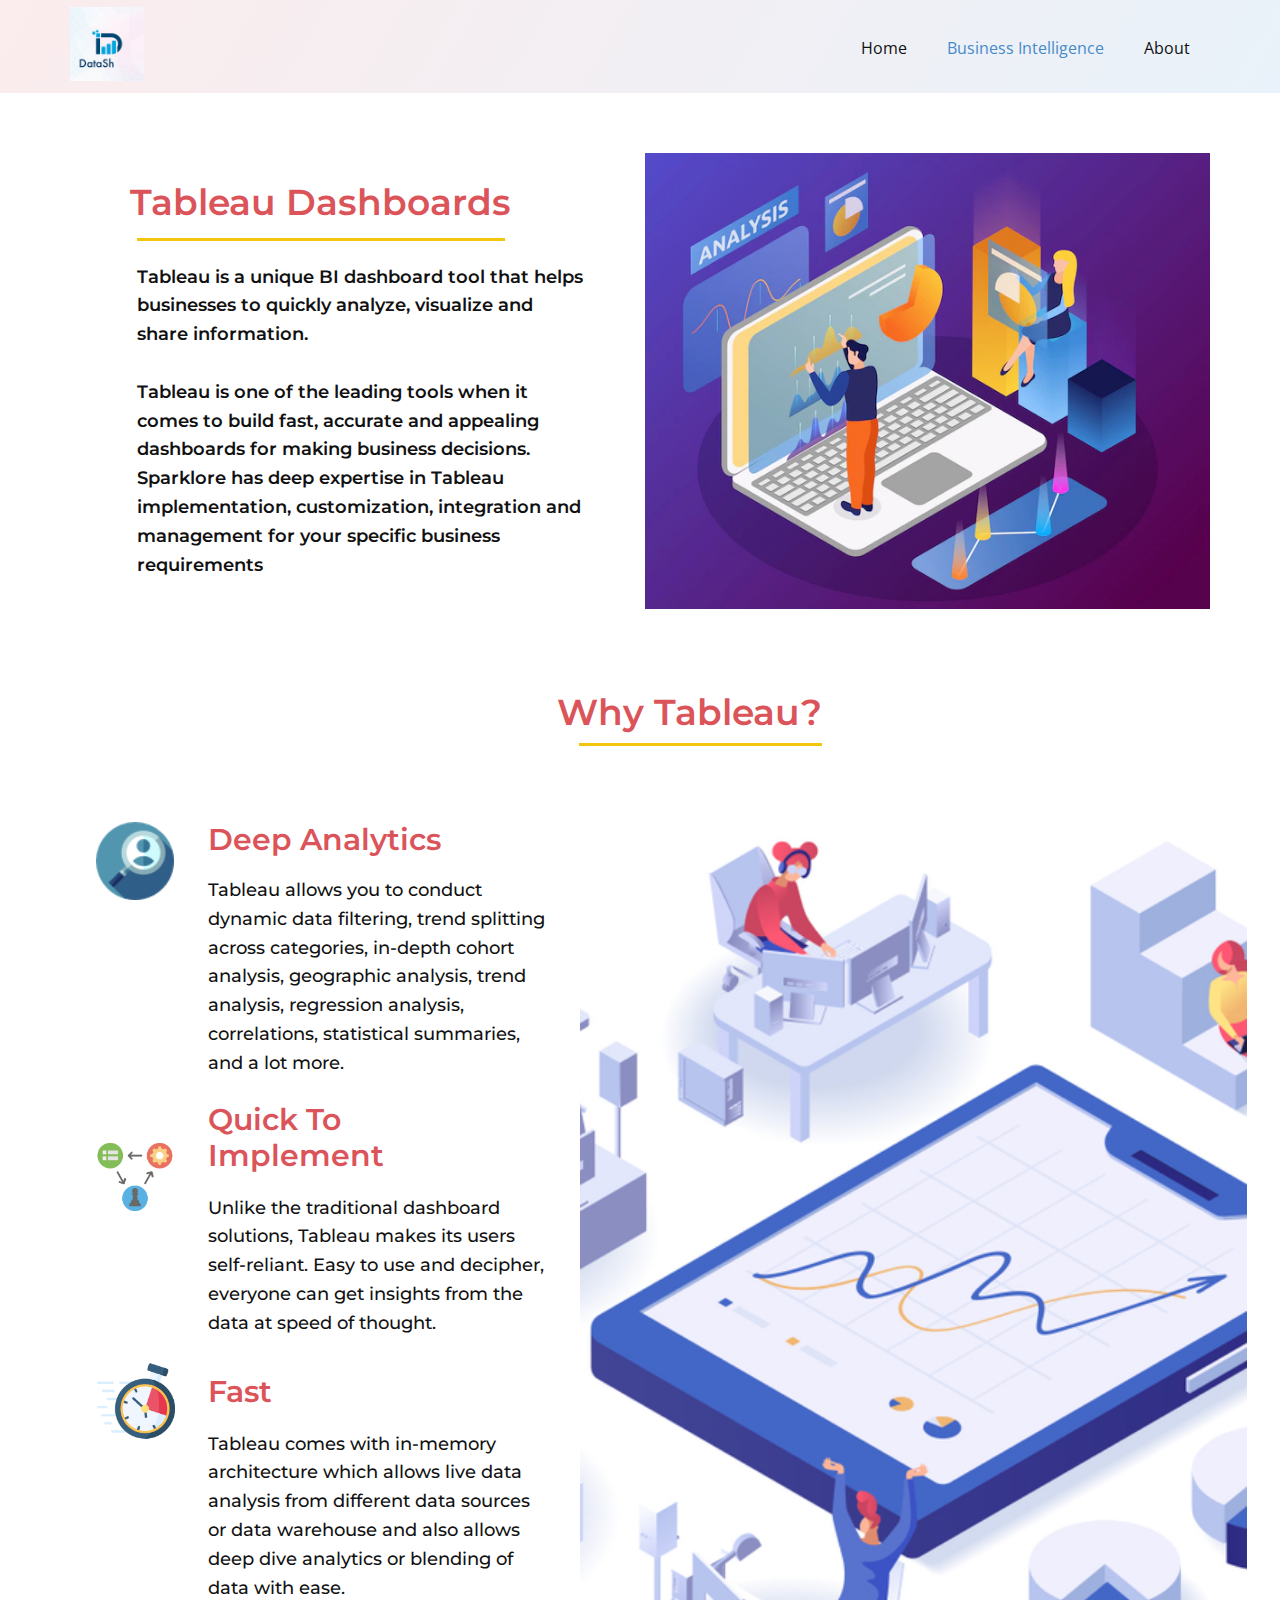
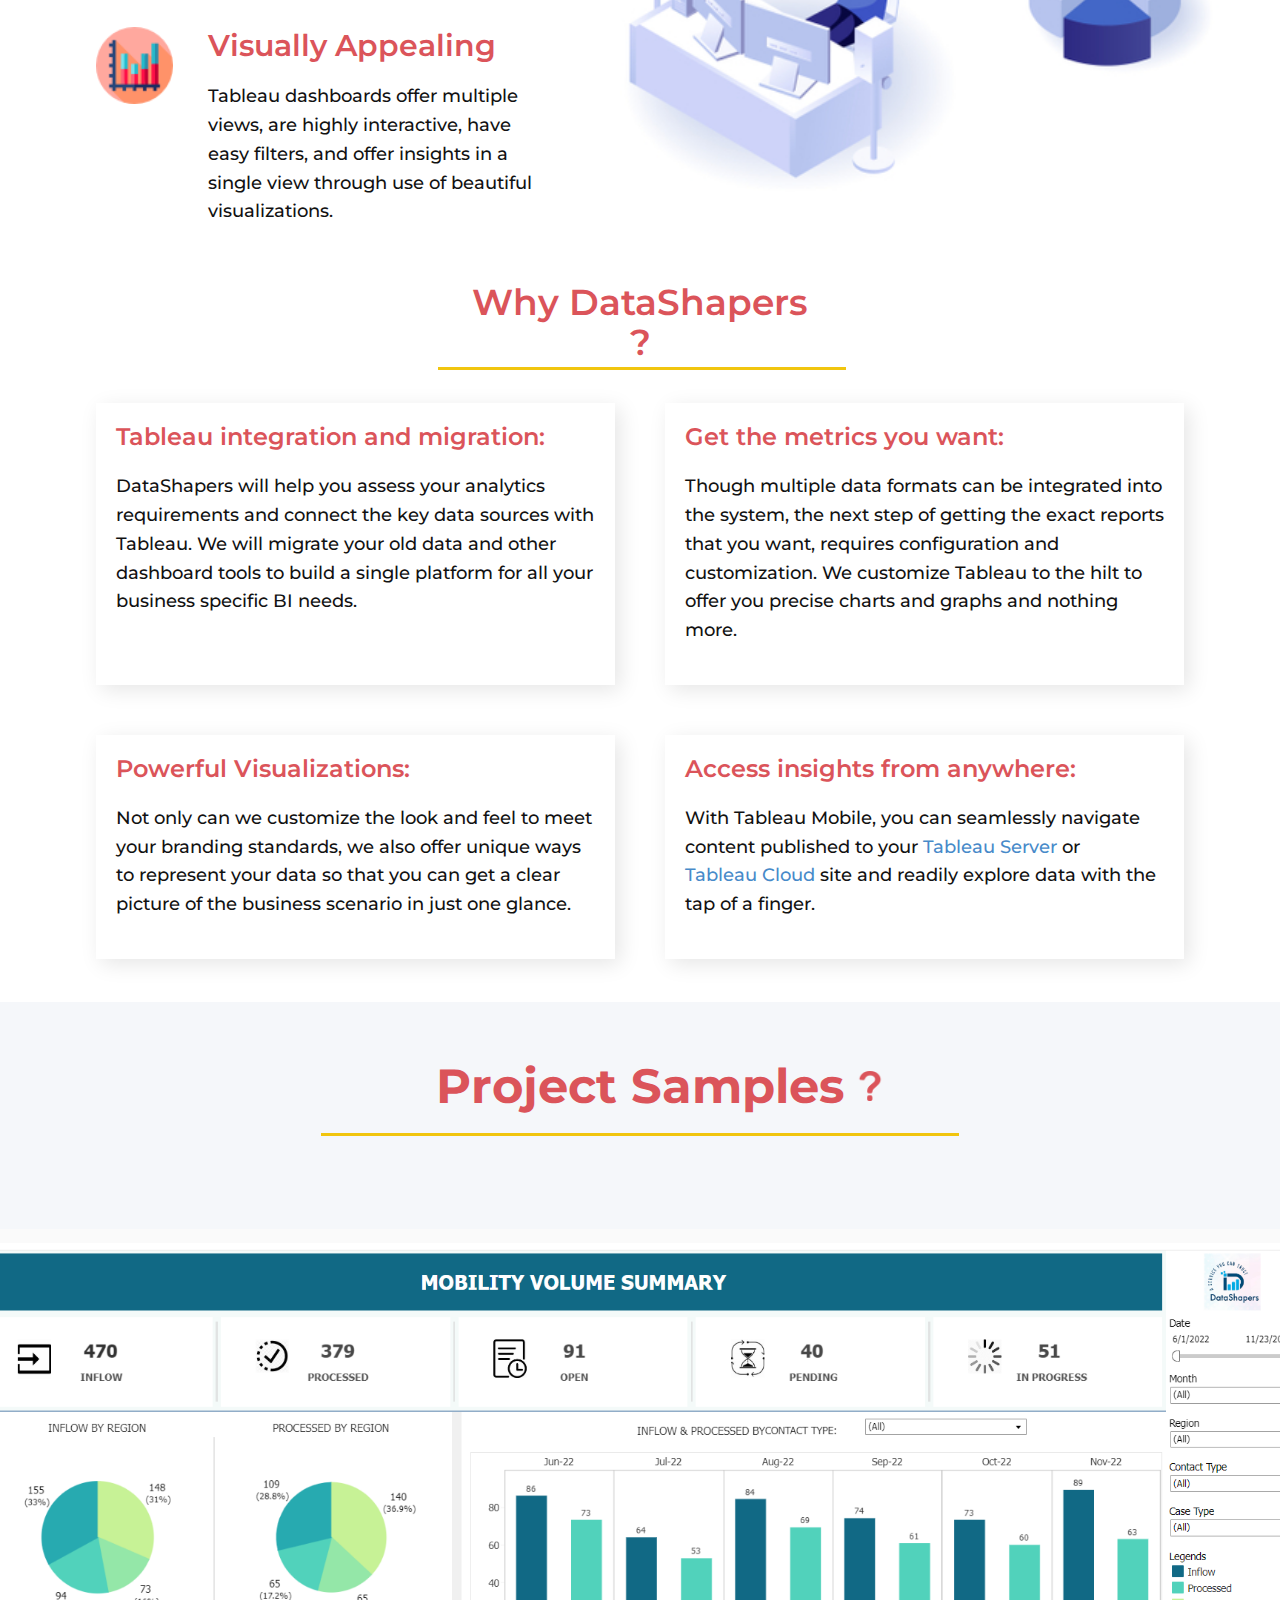
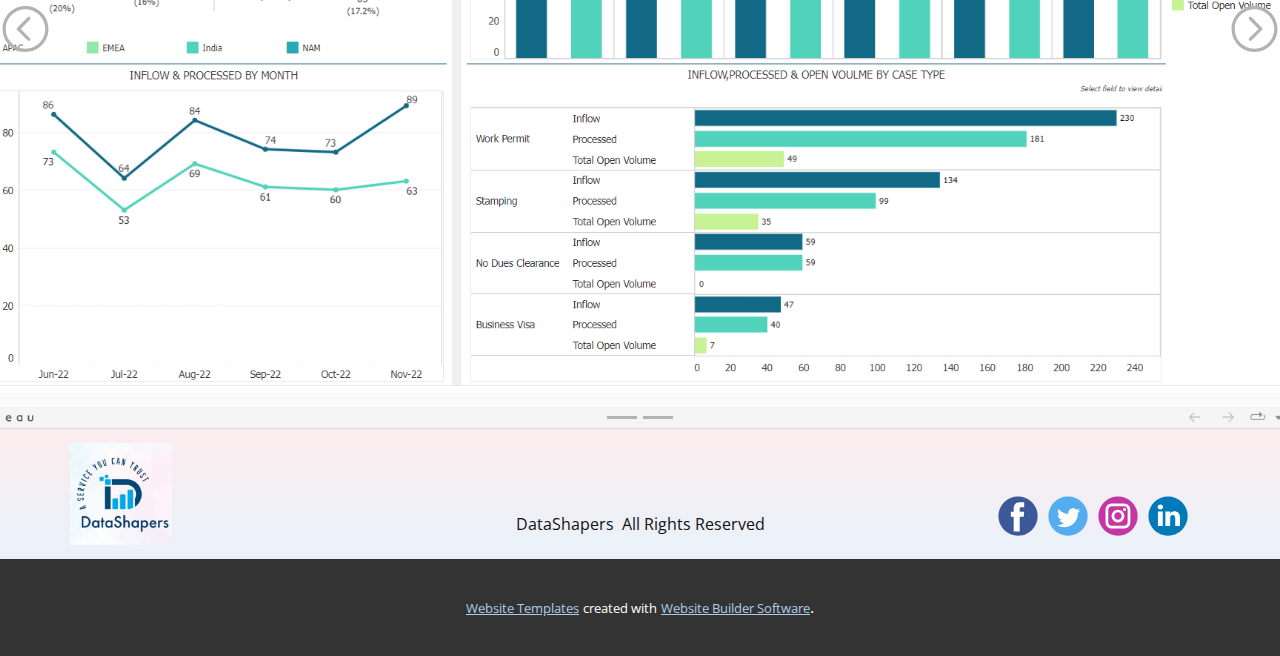
<file: Tableau.html>
<!DOCTYPE html>
<html style="font-size: 16px;" lang="en"><head>
    <meta name="viewport" content="width=device-width, initial-scale=1.0">
    <meta charset="utf-8">
    <meta name="keywords" content="Tableau Dashboards, Why Tableau?, Why DataShapers ?">
    <meta name="description" content="">
    <title>Tableau</title>
    <link rel="stylesheet" href="nicepage.css" media="screen">
<link rel="stylesheet" href="Tableau.css" media="screen">
    <script class="u-script" type="text/javascript" src="jquery.js" defer=""></script>
    <script class="u-script" type="text/javascript" src="nicepage.js" defer=""></script>
    <meta name="generator" content="Nicepage 5.1.5, nicepage.com">
    <link rel="icon" href="images/favicon.png">
    <link id="u-theme-google-font" rel="stylesheet" href="https://fonts.googleapis.com/css?family=Roboto:100,100i,300,300i,400,400i,500,500i,700,700i,900,900i|Open+Sans:300,300i,400,400i,500,500i,600,600i,700,700i,800,800i">
    <link id="u-page-google-font" rel="stylesheet" href="https://fonts.googleapis.com/css?family=Montserrat:100,100i,200,200i,300,300i,400,400i,500,500i,600,600i,700,700i,800,800i,900,900i">
    
    
    
    
    
    
    <script type="application/ld+json">{
		"@context": "http://schema.org",
		"@type": "Organization",
		"name": "DataShapers",
		"logo": "/images/ezgif.com-gif-maker1.gif",
		"sameAs": [
				"https://www.facebook.com/profile.php?id=100088370056113"
		]
}</script>
    <meta name="theme-color" content="#478ac9">
    <meta property="og:title" content="Tableau">
    <meta property="og:description" content="">
    <meta property="og:type" content="website">
  </head>
  <body class="u-body u-xl-mode" data-lang="en"><header class="u-clearfix u-gradient u-header u-header" id="sec-a081"><div class="u-clearfix u-sheet u-sheet-1">
        <a href="/Home.html" class="u-image u-logo u-image-1" data-image-width="316" data-image-height="316" title="Home">
          <img src="/images/ezgif.com-gif-maker1.gif" class="u-logo-image u-logo-image-1">
        </a>
        <nav class="u-menu u-menu-dropdown u-offcanvas u-menu-1">
          <div class="menu-collapse" style="font-size: 1rem; letter-spacing: 0px;">
            <a class="u-button-style u-custom-left-right-menu-spacing u-custom-padding-bottom u-custom-text-hover-color u-custom-top-bottom-menu-spacing u-nav-link u-text-active-palette-1-base u-text-hover-palette-2-base" href="#">
              <svg class="u-svg-link" viewBox="0 0 24 24"><use xmlns:xlink="http://www.w3.org/1999/xlink" xlink:href="#menu-hamburger"></use></svg>
              <svg class="u-svg-content" version="1.1" id="menu-hamburger" viewBox="0 0 16 16" x="0px" y="0px" xmlns:xlink="http://www.w3.org/1999/xlink" xmlns="http://www.w3.org/2000/svg"><g><rect y="1" width="16" height="2"></rect><rect y="7" width="16" height="2"></rect><rect y="13" width="16" height="2"></rect>
</g></svg>
            </a>
          </div>
          <div class="u-custom-menu u-nav-container">
            <ul class="u-nav u-unstyled u-nav-1"><li class="u-nav-item"><a class="u-button-style u-nav-link u-text-active-palette-1-base u-text-hover-palette-2-base" href="/Home.html" style="padding: 10px 20px;">Home</a>
</li><li class="u-nav-item"><a class="u-button-style u-nav-link u-text-active-palette-1-base u-text-hover-palette-2-base" href="/Business-Intelligence.html" style="padding: 10px 20px;">Business Intelligence</a><div class="u-nav-popup"><ul class="u-h-spacing-20 u-nav u-unstyled u-v-spacing-10 u-nav-2"><li class="u-nav-item"><a class="u-button-style u-hover-palette-3-base u-nav-link u-white" href="/Tableau.html">Tableau Dashboards</a>
</li><li class="u-nav-item"><a class="u-button-style u-hover-palette-3-base u-nav-link u-white">Power BI</a>
</li></ul>
</div>
</li><li class="u-nav-item"><a class="u-button-style u-nav-link u-text-active-palette-1-base u-text-hover-palette-2-base" href="/Home.html#sec-d1be" style="padding: 10px 20px;">About</a>
</li></ul>
          </div>
          <div class="u-custom-menu u-nav-container-collapse">
            <div class="u-black u-container-style u-inner-container-layout u-opacity u-opacity-95 u-sidenav">
              <div class="u-inner-container-layout u-sidenav-overflow">
                <div class="u-menu-close"></div>
                <ul class="u-align-center u-nav u-popupmenu-items u-unstyled u-nav-3"><li class="u-nav-item"><a class="u-button-style u-nav-link" href="/Home.html">Home</a>
</li><li class="u-nav-item"><a class="u-button-style u-nav-link" href="/Business-Intelligence.html">Business Intelligence</a><div class="u-nav-popup"><ul class="u-h-spacing-20 u-nav u-unstyled u-v-spacing-10 u-nav-4"><li class="u-nav-item"><a class="u-button-style u-hover-palette-3-base u-nav-link" href="/Tableau.html">Tableau Dashboards</a>
</li><li class="u-nav-item"><a class="u-button-style u-hover-palette-3-base u-nav-link">Power BI</a>
</li></ul>
</div>
</li><li class="u-nav-item"><a class="u-button-style u-nav-link" href="/Home.html#sec-d1be">About</a>
</li></ul>
              </div>
            </div>
            <div class="u-black u-menu-overlay u-opacity u-opacity-70"></div>
          </div>
        </nav>
      </div></header>
    <section class="u-clearfix u-section-1" id="sec-ad3d">
      <div class="u-clearfix u-sheet u-sheet-1">
        <div class="u-clearfix u-expanded-width u-gutter-10 u-layout-wrap u-layout-wrap-1">
          <div class="u-layout" style="">
            <div class="u-layout-row" style="">
              <div class="u-container-style u-layout-cell u-left-cell u-size-30 u-size-xs-60 u-layout-cell-1" src="">
                <div class="u-container-layout u-container-layout-1">
                  <h2 class="u-align-center u-text u-text-default u-text-1">Tableau Dashboards</h2>
                  <div class="u-border-3 u-border-palette-3-base u-line u-line-horizontal u-line-1"></div>
                  <p class="u-align-left u-custom-font u-font-montserrat u-text u-text-2"> Tableau is a unique BI dashboard tool that helps businesses to quickly analyze, visualize and share information.<br>
                    <br>Tableau is one of the leading tools when it comes to build fast, accurate and appealing dashboards for making business decisions. Sparklore has deep expertise in Tableau implementation, customization, integration and management for your specific business requirements
                  </p>
                </div>
              </div>
              <div class="u-align-center u-container-style u-image u-layout-cell u-right-cell u-size-30 u-size-xs-60 u-image-1" src="" data-image-width="626" data-image-height="626">
                <div class="u-container-layout u-container-layout-2" src=""></div>
              </div>
            </div>
          </div>
        </div>
      </div>
    </section>
    <section class="u-clearfix u-section-2" id="sec-0140">
      <div class="u-clearfix u-sheet u-sheet-1">
        <h2 class="u-text u-text-default u-text-1">Why Tableau?</h2>
        <div class="u-border-3 u-border-palette-3-base u-line u-line-horizontal u-line-1"></div>
        <div class="u-clearfix u-gutter-0 u-layout-wrap u-layout-wrap-1">
          <div class="u-layout">
            <div class="u-layout-row">
              <div class="u-container-style u-layout-cell u-size-26 u-layout-cell-1">
                <div class="u-container-layout u-container-layout-1"><span class="u-file-icon u-icon u-icon-1"><img src="/images/deep-analytics.png" alt=""></span>
                  <h3 class="u-custom-font u-font-montserrat u-text u-text-palette-2-base u-text-2"> Deep Analytics</h3>
                  <p class="u-custom-font u-font-montserrat u-text u-text-3"> Tableau allows you to conduct dynamic data filtering, trend splitting across categories, in-depth cohort analysis, geographic analysis, trend analysis, regression analysis, correlations, statistical summaries, and a lot more.</p>
                  <h3 class="u-custom-font u-font-montserrat u-text u-text-palette-2-base u-text-4">Quick To Implement</h3><span class="u-file-icon u-icon u-icon-2"><img src="/images/9058683.png" alt=""></span>
                  <p class="u-custom-font u-font-montserrat u-text u-text-5"> Unlike the traditional dashboard solutions, Tableau makes its users self-reliant. Easy to use and decipher, everyone can get insights from the data at speed of thought.</p><span class="u-file-icon u-icon u-icon-3"><img src="/images/4285603.png" alt=""></span>
                  <h3 class="u-custom-font u-font-montserrat u-text u-text-palette-2-base u-text-6">Fast</h3>
                  <p class="u-custom-font u-font-montserrat u-text u-text-7"> Tableau comes with in-memory architecture which allows live data analysis from different data sources or data warehouse and also allows deep dive analytics or blending of data with ease.</p><span class="u-file-icon u-icon u-icon-4"><img src="/images/visually-appealing.png" alt=""></span>
                  <h3 class="u-custom-font u-font-montserrat u-text u-text-palette-2-base u-text-8"> Visually Appealing</h3>
                  <p class="u-custom-font u-font-montserrat u-text u-text-9"> Tableau dashboards offer multiple views, are highly interactive, have easy filters, and offer insights in a single view through use of beautiful visualizations.</p>
                </div>
              </div>
              <div class="u-container-style u-image u-layout-cell u-size-34 u-image-1" data-image-width="1000" data-image-height="750">
                <div class="u-container-layout u-valign-bottom u-container-layout-2"></div>
              </div>
            </div>
          </div>
        </div>
      </div>
    </section>
    <section class="u-align-center u-clearfix u-section-3" id="sec-2f1e">
      <div class="u-clearfix u-sheet u-sheet-1">
        <h2 class="u-text u-text-1">Why DataShapers ?</h2>
        <div class="u-border-3 u-border-palette-3-base u-line u-line-horizontal u-line-1"></div>
        <div class="u-list u-list-1">
          <div class="u-repeater u-repeater-1">
            <div class="u-align-left u-container-style u-list-item u-repeater-item u-white u-list-item-1">
              <div class="u-container-layout u-similar-container u-container-layout-1">
                <h5 class="u-text u-text-default u-text-palette-2-base u-text-2"> Tableau integration and migration:</h5>
                <p class="u-custom-font u-font-montserrat u-text u-text-default u-text-3">DataShapers will help you assess your analytics requirements and connect the key data sources with Tableau. We will migrate your old data and other dashboard tools to build a single platform for all your business specific BI needs.</p>
              </div>
            </div>
            <div class="u-align-left u-container-style u-list-item u-repeater-item u-video-cover u-white u-list-item-2">
              <div class="u-container-layout u-similar-container u-container-layout-2">
                <h5 class="u-text u-text-default u-text-palette-2-base u-text-4"> Get the metrics you want:</h5>
                <p class="u-custom-font u-font-montserrat u-text u-text-default u-text-5"> Though multiple data formats can be integrated into the system, the next step of getting the exact reports that you want, requires configuration and customization. We customize Tableau to the hilt to offer you precise charts and graphs and nothing more.</p>
              </div>
            </div>
            <div class="u-align-left u-container-style u-list-item u-repeater-item u-video-cover u-white u-list-item-3">
              <div class="u-container-layout u-similar-container u-container-layout-3">
                <h5 class="u-text u-text-default u-text-palette-2-base u-text-6"> Powerful Visualizations:</h5>
                <p class="u-custom-font u-font-montserrat u-text u-text-default u-text-7"> Not only can we customize the look and feel to meet your branding standards, we also offer unique ways to represent your data so that you can get a clear picture of the business scenario in just one glance.</p>
              </div>
            </div>
            <div class="u-align-left u-container-style u-list-item u-repeater-item u-video-cover u-white u-list-item-4">
              <div class="u-container-layout u-similar-container u-container-layout-4">
                <h5 class="u-text u-text-default u-text-palette-2-base u-text-8"> Access insights from anywhere:</h5>
                <p class="u-custom-font u-font-montserrat u-text u-text-default u-text-9"> With Tableau Mobile, you can seamlessly navigate content published to your&nbsp;<a href="https://www.tableau.com/products/server" class="u-active-none u-border-none u-btn u-button-style u-hover-none u-none u-text-palette-1-base u-btn-1">Tableau Server</a>&nbsp;or&nbsp;<a href="https://www.tableau.com/products/cloud-bi" class="u-active-none u-border-none u-btn u-button-style u-hover-none u-none u-text-palette-1-base u-btn-2">Tableau Cloud</a>&nbsp;site and readily explore data with the tap of a finger.
                </p>
              </div>
            </div>
          </div>
        </div>
      </div>
    </section>
    <section class="u-clearfix u-palette-5-light-3 u-section-4" id="sec-4b6f">
      <div class="u-clearfix u-sheet u-sheet-1"><span class="u-file-icon u-icon u-text-palette-2-base u-icon-1"><img src="/images/57108-96eb7c1a.png" alt=""></span>
        <h1 class="u-align-center u-custom-font u-font-montserrat u-text u-text-default u-text-palette-2-base u-text-1">Project Samples</h1>
        <div class="u-border-3 u-border-palette-3-base u-line u-line-horizontal u-line-1"></div>
      </div>
    </section>
    <section class="u-carousel u-slide u-block-e1ed-1" id="carousel_ec45" data-interval="5000" data-u-ride="carousel">
      <ol class="u-absolute-hcenter u-carousel-indicators u-block-e1ed-2">
        <li data-u-target="#carousel_ec45" data-u-slide-to="0" class="u-active u-grey-30"></li>
        <li data-u-target="#carousel_ec45" class="u-grey-30" data-u-slide-to="1"></li>
      </ol>
      <div class="u-carousel-inner" role="listbox">
        <div class="u-active u-carousel-item u-clearfix u-image u-section-5-1" data-image-width="1920" data-image-height="1080"></div>
        <div class="u-carousel-item u-clearfix u-image u-section-5-2" data-image-width="1583" data-image-height="862"></div>
      </div>
      <a class="u-absolute-vcenter u-carousel-control u-carousel-control-prev u-text-grey-30 u-text-hover-palette-3-base u-block-e1ed-3" href="#carousel_ec45" role="button" data-u-slide="prev">
        <span aria-hidden="true">
          <svg viewBox="0 0 129 129"><path d="m64.5,122.6c32,0 58.1-26 58.1-58.1s-26-58-58.1-58-58,26-58,58 26,58.1 58,58.1zm0-108c27.5,5.32907e-15 49.9,22.4 49.9,49.9s-22.4,49.9-49.9,49.9-49.9-22.4-49.9-49.9 22.4-49.9 49.9-49.9z"></path><path d="m70,93.5c0.8,0.8 1.8,1.2 2.9,1.2 1,0 2.1-0.4 2.9-1.2 1.6-1.6 1.6-4.2 0-5.8l-23.5-23.5 23.5-23.5c1.6-1.6 1.6-4.2 0-5.8s-4.2-1.6-5.8,0l-26.4,26.4c-0.8,0.8-1.2,1.8-1.2,2.9s0.4,2.1 1.2,2.9l26.4,26.4z"></path></svg>
        </span>
        <span class="sr-only">
          <svg viewBox="0 0 129 129"><path d="m64.5,122.6c32,0 58.1-26 58.1-58.1s-26-58-58.1-58-58,26-58,58 26,58.1 58,58.1zm0-108c27.5,5.32907e-15 49.9,22.4 49.9,49.9s-22.4,49.9-49.9,49.9-49.9-22.4-49.9-49.9 22.4-49.9 49.9-49.9z"></path><path d="m70,93.5c0.8,0.8 1.8,1.2 2.9,1.2 1,0 2.1-0.4 2.9-1.2 1.6-1.6 1.6-4.2 0-5.8l-23.5-23.5 23.5-23.5c1.6-1.6 1.6-4.2 0-5.8s-4.2-1.6-5.8,0l-26.4,26.4c-0.8,0.8-1.2,1.8-1.2,2.9s0.4,2.1 1.2,2.9l26.4,26.4z"></path></svg>
        </span>
      </a>
      <a class="u-absolute-vcenter u-carousel-control u-carousel-control-next u-text-grey-30 u-text-hover-palette-3-base u-block-e1ed-4" href="#carousel_ec45" role="button" data-u-slide="next">
        <span aria-hidden="true">
          <svg viewBox="0 0 129 129"><path d="M64.5,122.6c32,0,58.1-26,58.1-58.1S96.5,6.4,64.5,6.4S6.4,32.5,6.4,64.5S32.5,122.6,64.5,122.6z M64.5,14.6    c27.5,0,49.9,22.4,49.9,49.9S92,114.4,64.5,114.4S14.6,92,14.6,64.5S37,14.6,64.5,14.6z"></path><path d="m51.1,93.5c0.8,0.8 1.8,1.2 2.9,1.2 1,0 2.1-0.4 2.9-1.2l26.4-26.4c0.8-0.8 1.2-1.8 1.2-2.9 0-1.1-0.4-2.1-1.2-2.9l-26.4-26.4c-1.6-1.6-4.2-1.6-5.8,0-1.6,1.6-1.6,4.2 0,5.8l23.5,23.5-23.5,23.5c-1.6,1.6-1.6,4.2 0,5.8z"></path></svg>
        </span>
        <span class="sr-only">
          <svg viewBox="0 0 129 129"><path d="M64.5,122.6c32,0,58.1-26,58.1-58.1S96.5,6.4,64.5,6.4S6.4,32.5,6.4,64.5S32.5,122.6,64.5,122.6z M64.5,14.6    c27.5,0,49.9,22.4,49.9,49.9S92,114.4,64.5,114.4S14.6,92,14.6,64.5S37,14.6,64.5,14.6z"></path><path d="m51.1,93.5c0.8,0.8 1.8,1.2 2.9,1.2 1,0 2.1-0.4 2.9-1.2l26.4-26.4c0.8-0.8 1.2-1.8 1.2-2.9 0-1.1-0.4-2.1-1.2-2.9l-26.4-26.4c-1.6-1.6-4.2-1.6-5.8,0-1.6,1.6-1.6,4.2 0,5.8l23.5,23.5-23.5,23.5c-1.6,1.6-1.6,4.2 0,5.8z"></path></svg>
        </span>
      </a>
    </section>
    
    
    <footer class="u-align-center-md u-align-center-sm u-align-center-xs u-clearfix u-footer u-gradient u-footer" id="sec-f2ba"><div class="u-clearfix u-sheet u-sheet-1">
        <a href="/Home.html" class="u-image u-logo u-image-1" data-image-width="551" data-image-height="551" title="Home">
          <img src="/images/FinalLogo_550_550.png" class="u-logo-image u-logo-image-1">
        </a>
        <div class="u-align-left u-social-icons u-spacing-10 u-social-icons-1">
          <a class="u-social-url" title="facebook" target="_blank" href="https://www.facebook.com/profile.php?id=100088370056113"><span class="u-icon u-social-facebook u-social-icon u-icon-1"><svg class="u-svg-link" preserveAspectRatio="xMidYMin slice" viewBox="0 0 112 112" style=""><use xmlns:xlink="http://www.w3.org/1999/xlink" xlink:href="#svg-8cac"></use></svg><svg class="u-svg-content" viewBox="0 0 112 112" x="0" y="0" id="svg-8cac"><circle fill="currentColor" cx="56.1" cy="56.1" r="55"></circle><path fill="#FFFFFF" d="M73.5,31.6h-9.1c-1.4,0-3.6,0.8-3.6,3.9v8.5h12.6L72,58.3H60.8v40.8H43.9V58.3h-8V43.9h8v-9.2
            c0-6.7,3.1-17,17-17h12.5v13.9H73.5z"></path></svg></span>
          </a>
          <a class="u-social-url" title="twitter" target="_blank" href=""><span class="u-icon u-social-icon u-social-twitter u-icon-2"><svg class="u-svg-link" preserveAspectRatio="xMidYMin slice" viewBox="0 0 112 112" style=""><use xmlns:xlink="http://www.w3.org/1999/xlink" xlink:href="#svg-eefa"></use></svg><svg class="u-svg-content" viewBox="0 0 112 112" x="0" y="0" id="svg-eefa"><circle fill="currentColor" class="st0" cx="56.1" cy="56.1" r="55"></circle><path fill="#FFFFFF" d="M83.8,47.3c0,0.6,0,1.2,0,1.7c0,17.7-13.5,38.2-38.2,38.2C38,87.2,31,85,25,81.2c1,0.1,2.1,0.2,3.2,0.2
            c6.3,0,12.1-2.1,16.7-5.7c-5.9-0.1-10.8-4-12.5-9.3c0.8,0.2,1.7,0.2,2.5,0.2c1.2,0,2.4-0.2,3.5-0.5c-6.1-1.2-10.8-6.7-10.8-13.1
            c0-0.1,0-0.1,0-0.2c1.8,1,3.9,1.6,6.1,1.7c-3.6-2.4-6-6.5-6-11.2c0-2.5,0.7-4.8,1.8-6.7c6.6,8.1,16.5,13.5,27.6,14
            c-0.2-1-0.3-2-0.3-3.1c0-7.4,6-13.4,13.4-13.4c3.9,0,7.3,1.6,9.8,4.2c3.1-0.6,5.9-1.7,8.5-3.3c-1,3.1-3.1,5.8-5.9,7.4
            c2.7-0.3,5.3-1,7.7-2.1C88.7,43,86.4,45.4,83.8,47.3z"></path></svg></span>
          </a>
          <a class="u-social-url" title="instagram" target="_blank" href=""><span class="u-icon u-social-icon u-social-instagram u-icon-3"><svg class="u-svg-link" preserveAspectRatio="xMidYMin slice" viewBox="0 0 112 112" style=""><use xmlns:xlink="http://www.w3.org/1999/xlink" xlink:href="#svg-61b2"></use></svg><svg class="u-svg-content" viewBox="0 0 112 112" x="0" y="0" id="svg-61b2"><circle fill="currentColor" cx="56.1" cy="56.1" r="55"></circle><path fill="#FFFFFF" d="M55.9,38.2c-9.9,0-17.9,8-17.9,17.9C38,66,46,74,55.9,74c9.9,0,17.9-8,17.9-17.9C73.8,46.2,65.8,38.2,55.9,38.2
            z M55.9,66.4c-5.7,0-10.3-4.6-10.3-10.3c-0.1-5.7,4.6-10.3,10.3-10.3c5.7,0,10.3,4.6,10.3,10.3C66.2,61.8,61.6,66.4,55.9,66.4z"></path><path fill="#FFFFFF" d="M74.3,33.5c-2.3,0-4.2,1.9-4.2,4.2s1.9,4.2,4.2,4.2s4.2-1.9,4.2-4.2S76.6,33.5,74.3,33.5z"></path><path fill="#FFFFFF" d="M73.1,21.3H38.6c-9.7,0-17.5,7.9-17.5,17.5v34.5c0,9.7,7.9,17.6,17.5,17.6h34.5c9.7,0,17.5-7.9,17.5-17.5V38.8
            C90.6,29.1,82.7,21.3,73.1,21.3z M83,73.3c0,5.5-4.5,9.9-9.9,9.9H38.6c-5.5,0-9.9-4.5-9.9-9.9V38.8c0-5.5,4.5-9.9,9.9-9.9h34.5
            c5.5,0,9.9,4.5,9.9,9.9V73.3z"></path></svg></span>
          </a>
          <a class="u-social-url" title="linkedin" target="_blank" href=""><span class="u-icon u-social-icon u-social-linkedin u-icon-4"><svg class="u-svg-link" preserveAspectRatio="xMidYMin slice" viewBox="0 0 112 112" style=""><use xmlns:xlink="http://www.w3.org/1999/xlink" xlink:href="#svg-b7c8"></use></svg><svg class="u-svg-content" viewBox="0 0 112 112" x="0" y="0" id="svg-b7c8"><circle fill="currentColor" cx="56.1" cy="56.1" r="55"></circle><path fill="#FFFFFF" d="M41.3,83.7H27.9V43.4h13.4V83.7z M34.6,37.9L34.6,37.9c-4.6,0-7.5-3.1-7.5-7c0-4,3-7,7.6-7s7.4,3,7.5,7
            C42.2,34.8,39.2,37.9,34.6,37.9z M89.6,83.7H76.2V62.2c0-5.4-1.9-9.1-6.8-9.1c-3.7,0-5.9,2.5-6.9,4.9c-0.4,0.9-0.4,2.1-0.4,3.3v22.5
            H48.7c0,0,0.2-36.5,0-40.3h13.4v5.7c1.8-2.7,5-6.7,12.1-6.7c8.8,0,15.4,5.8,15.4,18.1V83.7z"></path></svg></span>
          </a>
        </div>
        <p class="u-align-center-lg u-align-center-md u-align-center-xl u-text u-text-1">DataShapers&nbsp; All Rights Reserved</p>
      </div></footer>
    <section class="u-backlink u-clearfix u-grey-80">
      <a class="u-link" href="https://nicepage.com/website-templates" target="_blank">
        <span>Website Templates</span>
      </a>
      <p class="u-text">
        <span>created with</span>
      </p>
      <a class="u-link" href="" target="_blank">
        <span>Website Builder Software</span>
      </a>. 
    </section>
  
</body></html>
</file>
